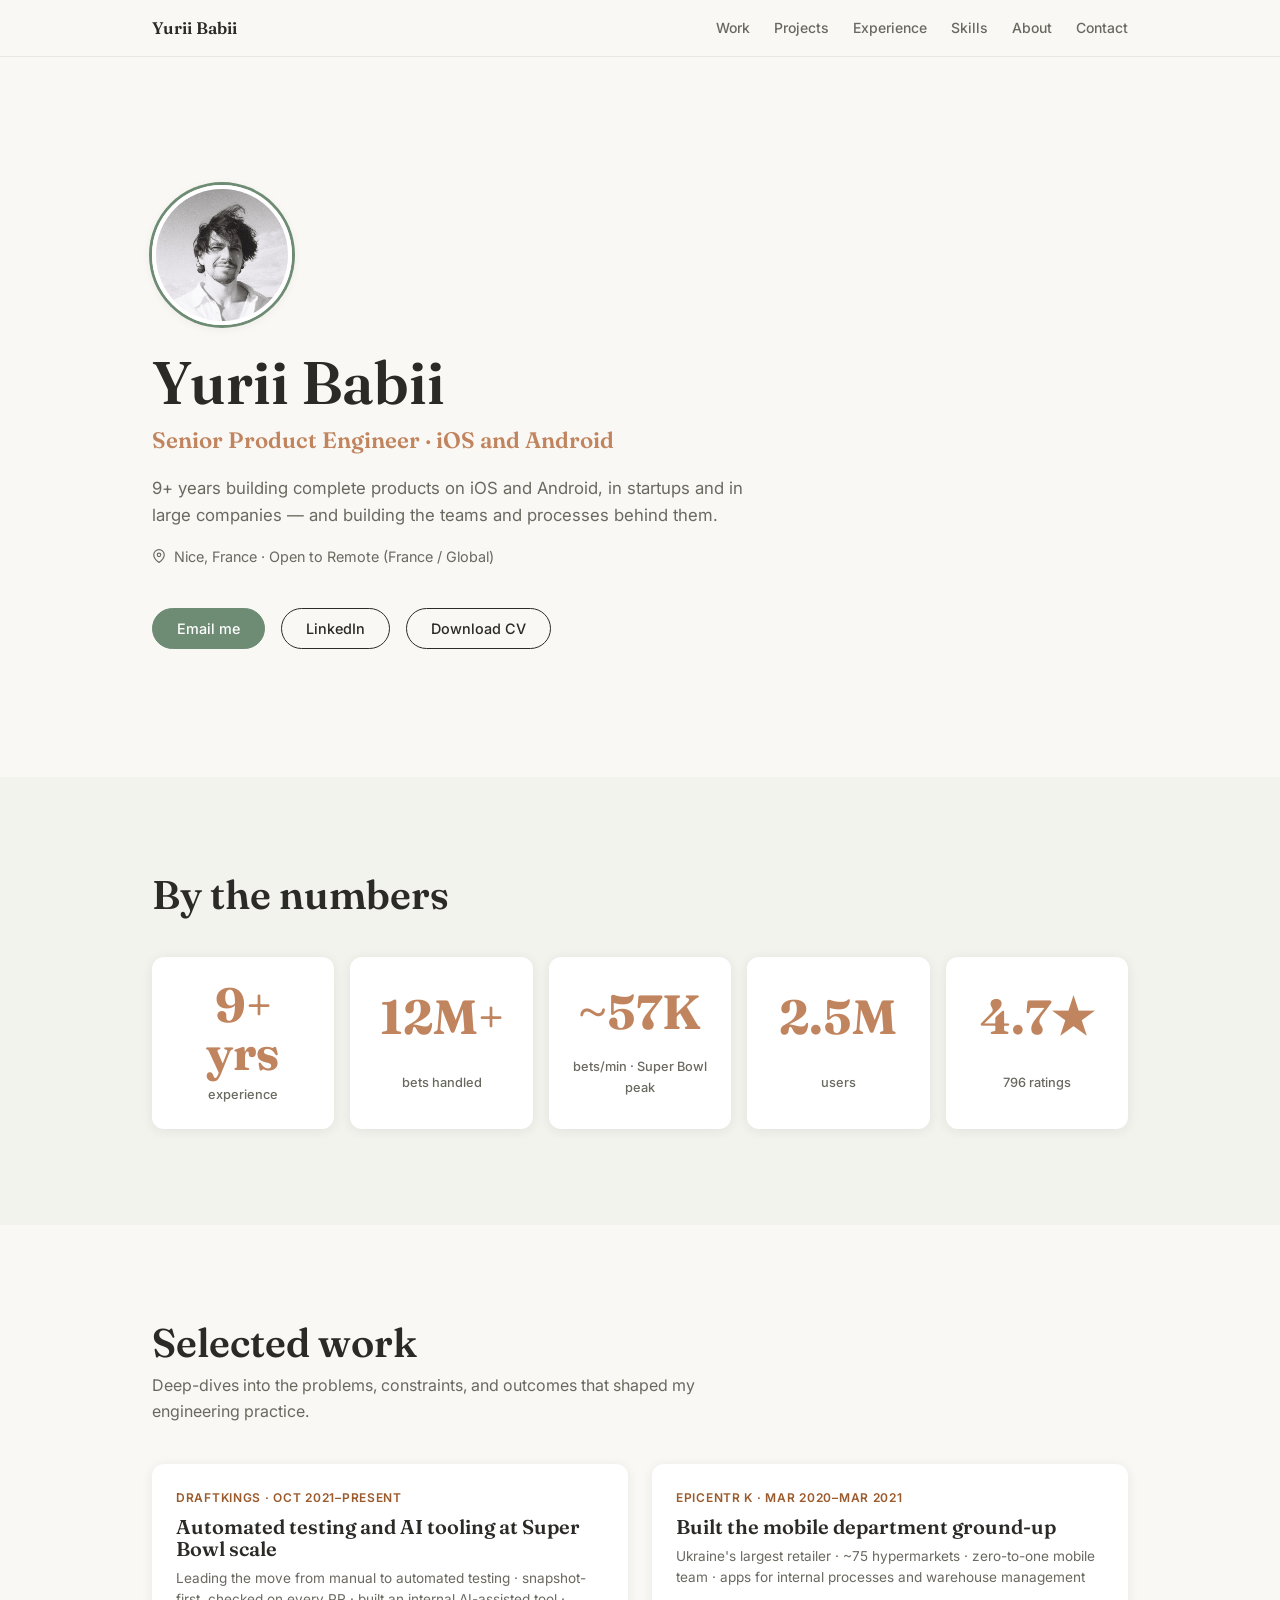
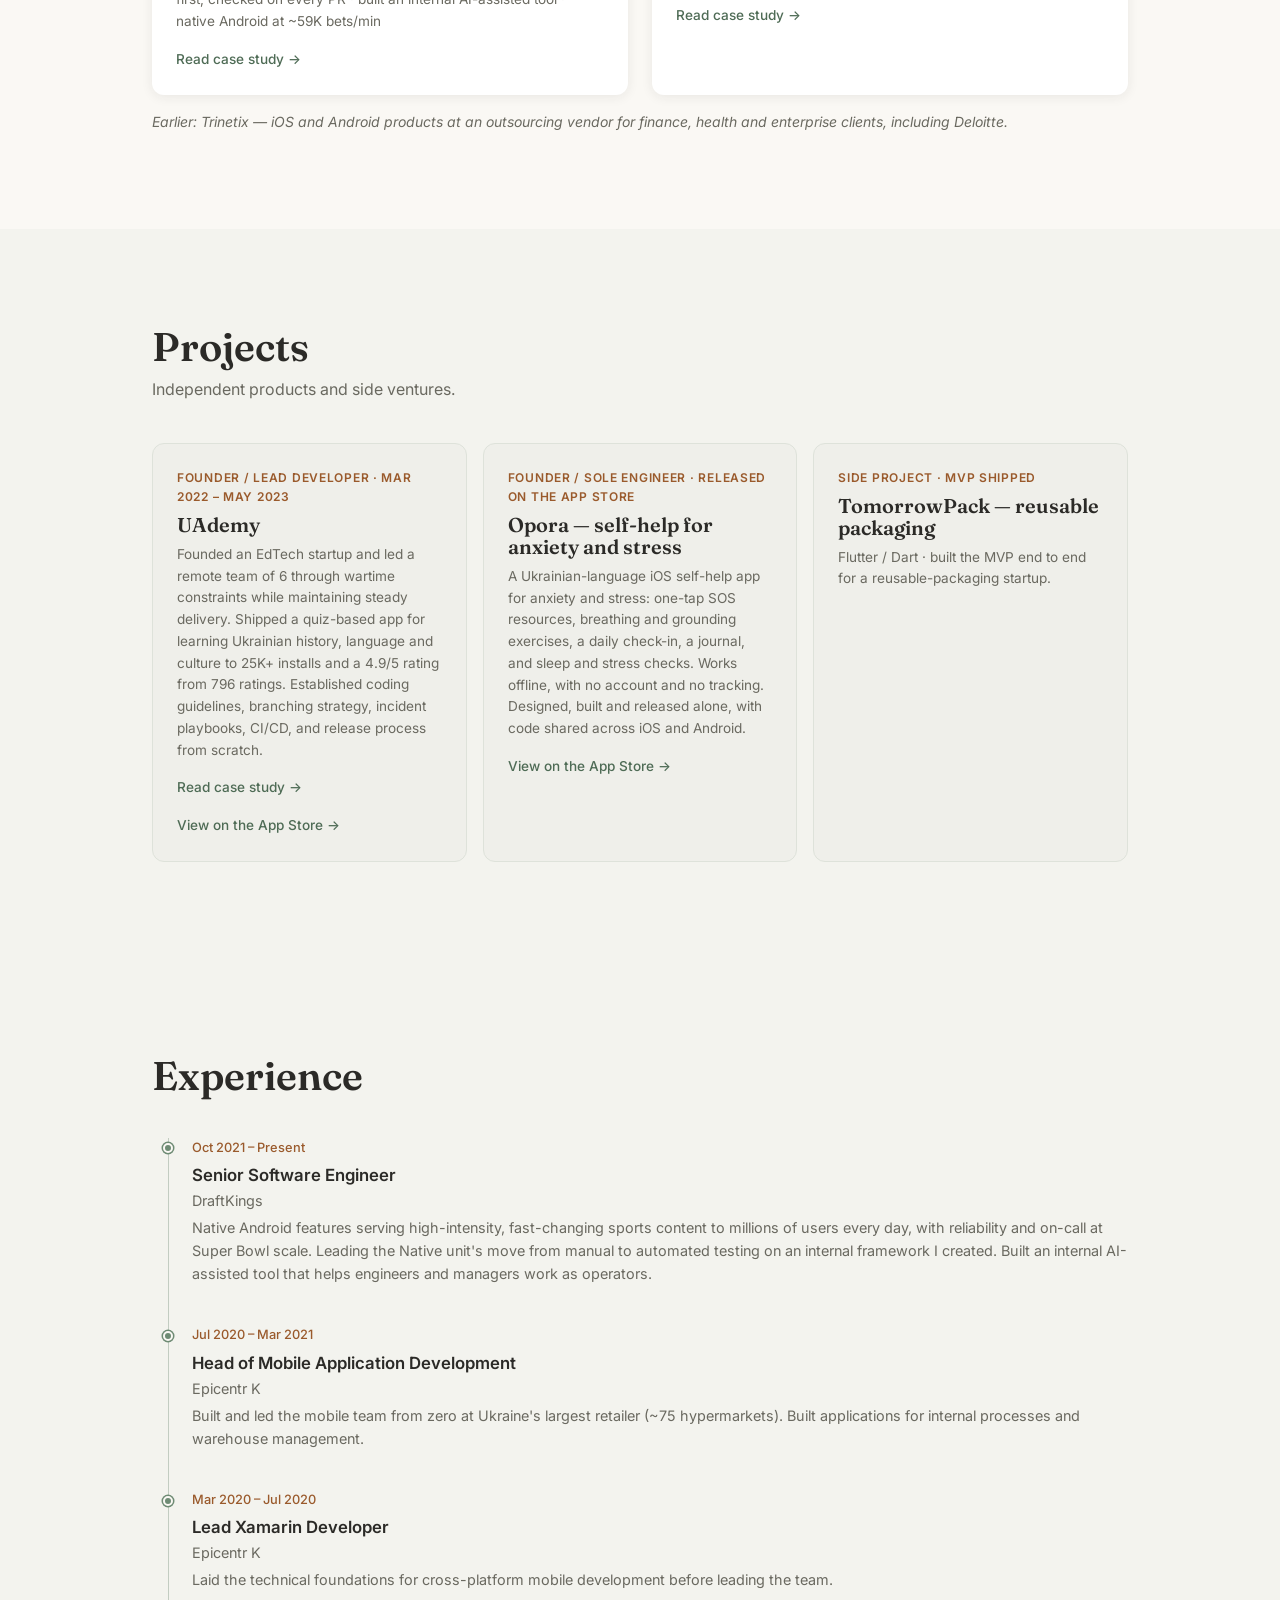
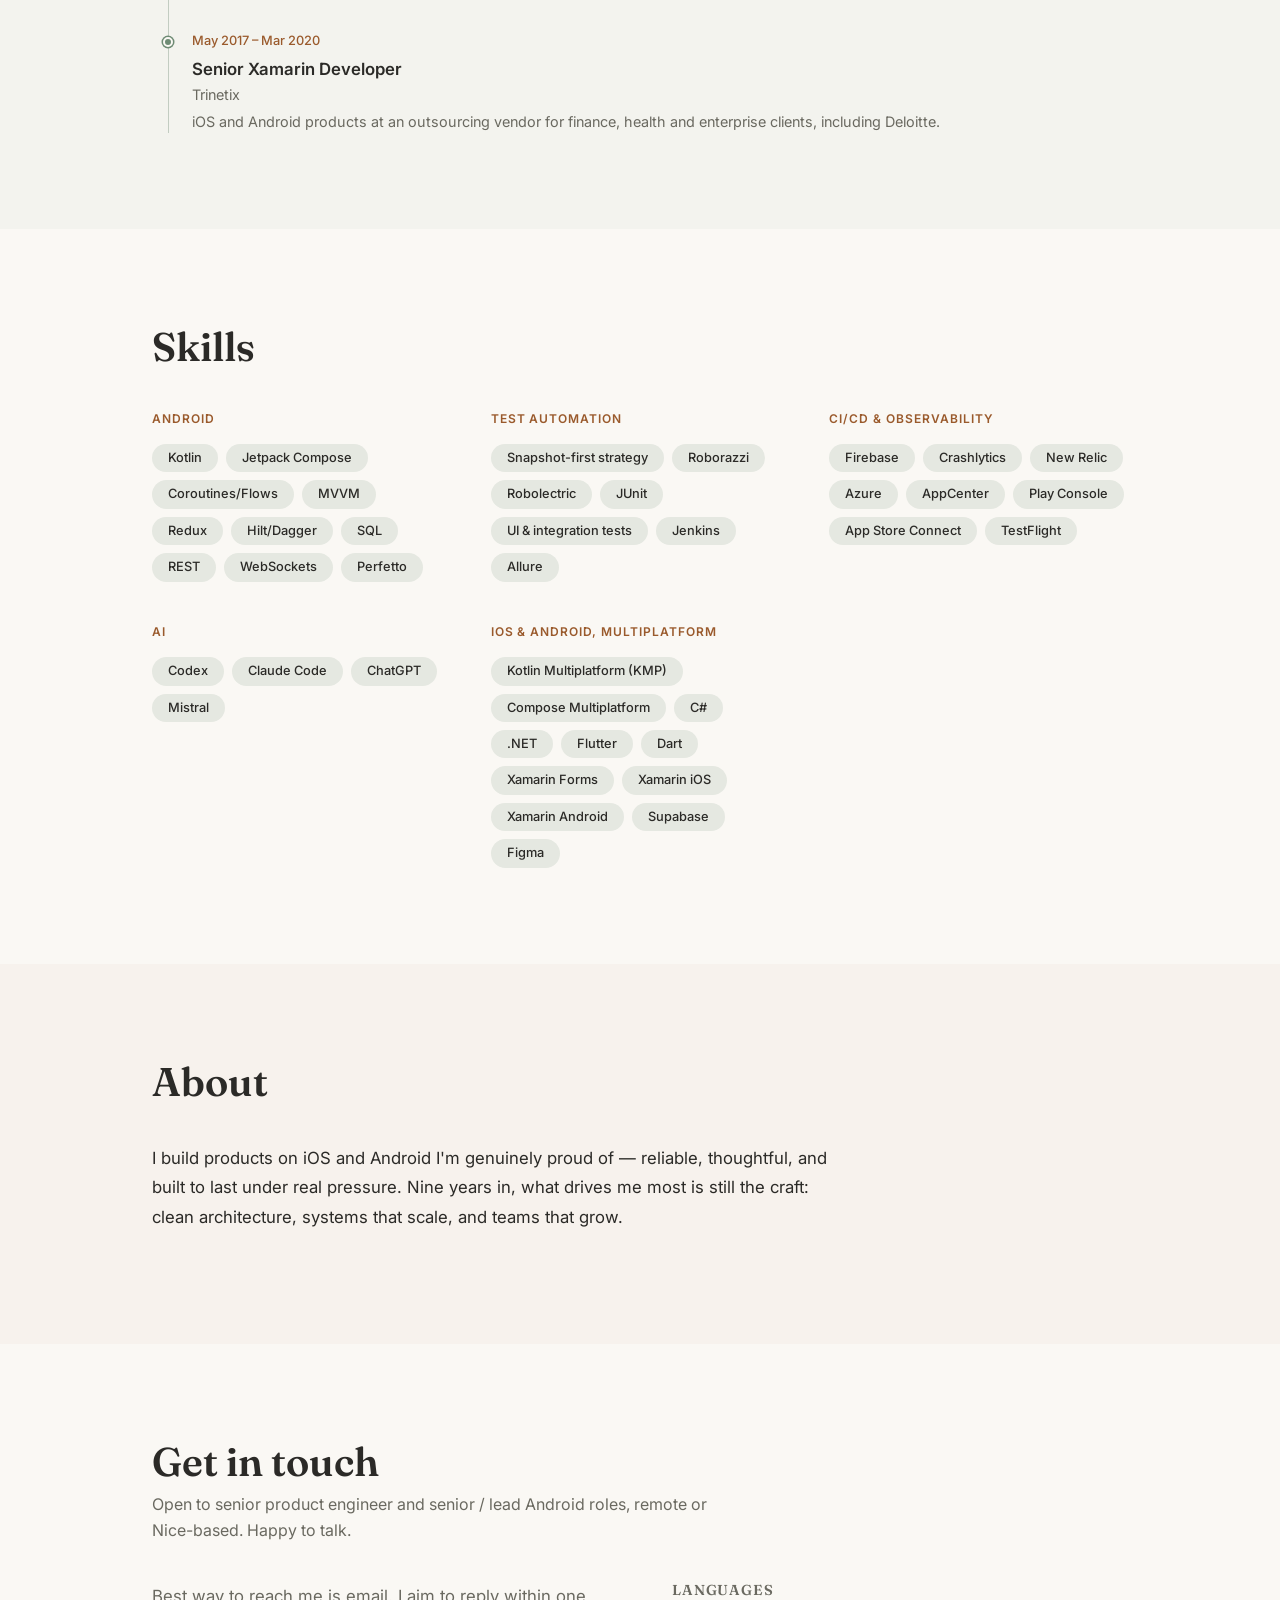
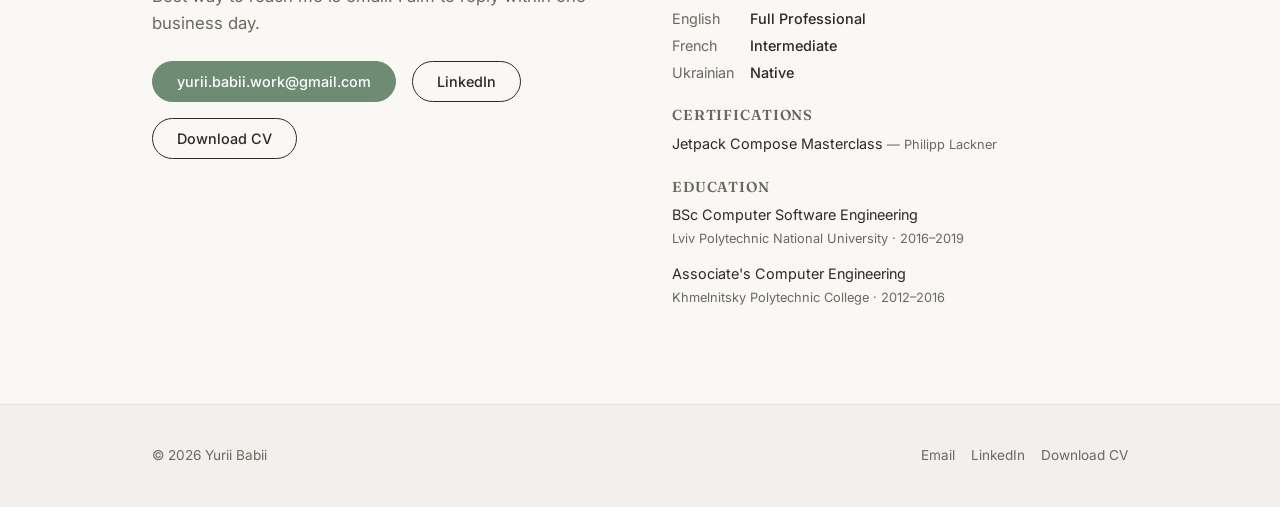
<file: index.html>
<!DOCTYPE html>
<html lang="en">
<head>
  <meta charset="UTF-8" />
  <meta name="viewport" content="width=device-width, initial-scale=1.0" />
  <title>Yurii Babii — Senior Product Engineer</title>
  <meta name="description" content="Senior Product Engineer with 9+ years building complete products on iOS and Android — from Super Bowl-scale betting to a founder-led app with 25K+ installs." />

  <!-- Open Graph -->
  <meta property="og:title" content="Yurii Babii — Senior Product Engineer" />
  <meta property="og:description" content="Senior Product Engineer with 9+ years building complete products on iOS and Android — from Super Bowl-scale betting to a founder-led app with 25K+ installs." />
  <meta property="og:type" content="website" />
  <meta property="og:url" content="https://yuriibabii.github.io/" />
  <meta property="og:image" content="https://yuriibabii.github.io/assets/og-image.png" />

  <!-- Favicon -->
  <link rel="icon" href="assets/favicon.svg" type="image/svg+xml" />

  <!-- Fonts -->
  <link rel="preconnect" href="https://fonts.googleapis.com" />
  <link rel="preconnect" href="https://fonts.gstatic.com" crossorigin />
  <link rel="stylesheet" href="https://fonts.googleapis.com/css2?family=Fraunces:opsz,wght@9..144,400;9..144,600&family=Inter:wght@400;500;600&display=swap" />

  <!-- Styles -->
  <link rel="stylesheet" href="css/style.css" />

  <style>
    /* ── Nav ────────────────────────────────────────────── */
    .site-nav {
      position: sticky;
      top: 0;
      z-index: 900;
      background: color-mix(in srgb, var(--bg) 92%, transparent);
      backdrop-filter: blur(8px);
      border-bottom: 1px solid color-mix(in srgb, var(--text) 8%, transparent);
    }

    .site-nav .container {
      display: flex;
      align-items: center;
      justify-content: space-between;
      height: 56px;
    }

    .site-nav__name {
      font-family: 'Fraunces', Georgia, serif;
      font-size: 1.05rem;
      font-weight: 600;
      color: var(--text);
      text-decoration: none;
    }

    .site-nav__links {
      display: flex;
      align-items: center;
      gap: var(--s4);
      list-style: none;
    }

    .site-nav__links a {
      font-size: 0.875rem;
      font-weight: 500;
      color: var(--muted);
      text-decoration: none;
      transition: color 0.2s;
    }

    .site-nav__links a:hover {
      color: var(--text);
    }

    .site-nav__toggle {
      display: none;
      background: none;
      border: none;
      cursor: pointer;
      padding: var(--s2);
      color: var(--text);
      font-size: 1.25rem;
      line-height: 1;
    }

    @media (max-width: 640px) {
      .site-nav__toggle { display: flex; align-items: center; }

      .site-nav__links {
        display: none;
        position: absolute;
        top: 56px;
        left: 0;
        right: 0;
        flex-direction: column;
        align-items: flex-start;
        gap: 0;
        background: var(--bg);
        border-bottom: 1px solid color-mix(in srgb, var(--text) 8%, transparent);
        padding: var(--s3) 0;
      }

      .site-nav__links.open {
        display: flex;
      }

      .site-nav__links li {
        width: 100%;
      }

      .site-nav__links a {
        display: block;
        padding: var(--s2) clamp(1rem, 4vw, 2rem);
        font-size: 1rem;
      }
    }

    /* ── Hero ───────────────────────────────────────────── */
    .hero {
      padding-block: clamp(4rem, 10vw, 8rem);
    }

    .hero__tagline {
      font-size: clamp(1.1rem, 2vw, 1.4rem);
      color: var(--clay);
      font-weight: 600;
      margin-top: var(--s2);
      font-family: 'Fraunces', Georgia, serif;
    }

    .hero__pitch {
      max-width: 600px;
      margin-top: var(--s3);
      font-size: 1.05rem;
      color: var(--muted);
    }

    .hero__location {
      margin-top: var(--s3);
      font-size: 0.9rem;
      color: var(--muted);
      display: flex;
      align-items: center;
      gap: var(--s2);
    }

    .hero__location svg {
      flex-shrink: 0;
    }

    .hero__cta {
      margin-top: var(--s5);
      display: flex;
      flex-wrap: wrap;
      gap: var(--s3);
    }

    .hero__photo {
      display: block;
      width: 140px;
      height: 140px;
      border-radius: 50%;
      object-fit: cover;
      border: 4px solid #fff;
      box-shadow: 0 0 0 3px var(--sage), var(--shadow);
      margin-bottom: var(--s4);
    }

    @media (max-width: 640px) {
      .hero__photo {
        width: 110px;
        height: 110px;
      }
    }

    /* ── Metrics ────────────────────────────────────────── */
    .metrics-grid {
      display: grid;
      grid-template-columns: repeat(auto-fit, minmax(160px, 1fr));
      gap: var(--s3);
    }

    .metric__label {
      font-size: 0.8rem;
      color: var(--muted);
      margin-top: var(--s2);
      font-weight: 500;
    }

    /* ── Work ───────────────────────────────────────────── */
    .work-grid {
      display: grid;
      grid-template-columns: repeat(auto-fit, minmax(280px, 1fr));
      gap: var(--s4);
    }

    .card__eyebrow {
      font-size: 0.75rem;
      font-weight: 600;
      text-transform: uppercase;
      letter-spacing: 0.06em;
      color: #9A5A2C;
      margin-bottom: var(--s2);
    }

    .card h3 {
      margin-bottom: var(--s2);
    }

    .card__meta {
      font-size: 0.85rem;
      color: var(--muted);
      margin-top: var(--s2);
    }

    .card__arrow {
      margin-top: var(--s3);
      font-size: 0.85rem;
      font-weight: 500;
      color: #4E6B55;
    }

    .card__arrow a {
      color: inherit;
      text-decoration: none;
    }

    .card--secondary {
      background: color-mix(in srgb, var(--sage) 8%, var(--bg));
      box-shadow: none;
      border: 1px solid color-mix(in srgb, var(--sage) 20%, var(--bg));
    }

    .card--secondary:hover {
      transform: none;
      box-shadow: none;
    }

    .work-secondary {
      margin-top: var(--s4);
      display: grid;
      grid-template-columns: repeat(auto-fit, minmax(260px, 1fr));
      gap: var(--s3);
    }

    .earlier-note {
      margin-top: var(--s3);
      font-size: 0.875rem;
      color: var(--muted);
      font-style: italic;
    }

    /* ── Timeline ───────────────────────────────────────── */
    .timeline__date {
      font-size: 0.8rem;
      font-weight: 500;
      color: #9A5A2C;
      margin-bottom: var(--s1);
    }

    .timeline__title {
      font-size: 1.05rem;
      font-weight: 600;
    }

    .timeline__org {
      font-size: 0.9rem;
      color: var(--muted);
      margin-bottom: var(--s1);
    }

    .timeline__impact {
      font-size: 0.9rem;
      color: var(--muted);
    }

    /* ── Skills ─────────────────────────────────────────── */
    .skills-grid {
      display: grid;
      grid-template-columns: repeat(auto-fit, minmax(220px, 1fr));
      gap: var(--s5);
    }

    .skill-group__label {
      font-size: 0.75rem;
      font-weight: 600;
      text-transform: uppercase;
      letter-spacing: 0.08em;
      color: #9A5A2C;
      margin-bottom: var(--s3);
    }

    .skill-group__chips {
      display: flex;
      flex-wrap: wrap;
      gap: var(--s2);
    }

    /* ── About ──────────────────────────────────────────── */
    .about-body {
      max-width: 680px;
    }

    .about-body p {
      font-size: 1.05rem;
      line-height: 1.75;
      margin-bottom: var(--s3);
    }

    .about-list {
      list-style: none;
      padding: 0;
      display: flex;
      flex-direction: column;
      gap: var(--s2);
    }

    .about-list li {
      display: flex;
      align-items: flex-start;
      gap: var(--s2);
      font-size: 0.95rem;
      color: var(--muted);
    }

    .about-list li::before {
      content: '→';
      color: var(--sage);
      flex-shrink: 0;
      margin-top: 0.05em;
    }

    /* ── Contact ────────────────────────────────────────── */
    .contact-layout {
      display: grid;
      grid-template-columns: 1fr 1fr;
      gap: var(--s6);
    }

    @media (max-width: 640px) {
      .contact-layout { grid-template-columns: 1fr; gap: var(--s5); }
    }

    .contact-cta {
      display: flex;
      flex-wrap: wrap;
      gap: var(--s3);
      margin-top: var(--s4);
    }

    .contact-detail-group {
      display: flex;
      flex-direction: column;
      gap: var(--s4);
    }

    .detail-block h4 {
      font-family: 'Fraunces', Georgia, serif;
      font-size: 0.9rem;
      font-weight: 600;
      color: var(--muted);
      text-transform: uppercase;
      letter-spacing: 0.06em;
      margin-bottom: var(--s2);
    }

    .detail-block dl {
      display: grid;
      grid-template-columns: auto 1fr;
      gap: var(--s1) var(--s3);
      font-size: 0.9rem;
    }

    .detail-block dt {
      color: var(--muted);
    }

    .detail-block dd {
      color: var(--text);
      font-weight: 500;
    }

    .detail-block ul {
      list-style: none;
      padding: 0;
      display: flex;
      flex-direction: column;
      gap: var(--s1);
      font-size: 0.9rem;
    }

    .detail-block li {
      color: var(--text);
    }

    .detail-block .cert-issuer {
      color: var(--muted);
      font-size: 0.8rem;
    }

    /* ── Section headings ───────────────────────────────── */
    .section-heading {
      margin-bottom: var(--s5);
    }

    .section-heading h2 {
      margin-bottom: var(--s2);
    }

    .section-heading p {
      color: var(--muted);
      font-size: 1rem;
      max-width: 560px;
    }

    /* ── Footer ─────────────────────────────────────────── */
    .site-footer {
      background: color-mix(in srgb, var(--text) 4%, var(--bg));
      border-top: 1px solid color-mix(in srgb, var(--text) 8%, transparent);
      padding-block: var(--s5);
    }

    .site-footer .container {
      display: flex;
      align-items: center;
      justify-content: space-between;
      flex-wrap: wrap;
      gap: var(--s3);
    }

    .site-footer__copy {
      font-size: 0.85rem;
      color: var(--muted);
    }

    .site-footer__links {
      display: flex;
      gap: var(--s3);
      flex-wrap: wrap;
    }

    .site-footer__links a {
      font-size: 0.85rem;
      color: var(--muted);
      text-decoration: none;
      transition: color 0.2s;
    }

    .site-footer__links a:hover {
      color: var(--text);
    }
  </style>
</head>
<body>

<!-- ══════════════════════════════════════════════════════
     NAV
═══════════════════════════════════════════════════════ -->
<header class="site-nav">
  <div class="container">
    <a href="#" class="site-nav__name">Yurii Babii</a>
    <button class="site-nav__toggle" data-nav-toggle aria-label="Toggle navigation" aria-expanded="false">&#9776;</button>
    <ul class="site-nav__links" data-nav>
      <li><a href="#work">Work</a></li>
      <li><a href="#projects">Projects</a></li>
      <li><a href="#experience">Experience</a></li>
      <li><a href="#skills">Skills</a></li>
      <li><a href="#about">About</a></li>
      <li><a href="#contact">Contact</a></li>
    </ul>
  </div>
</header>

<!-- ══════════════════════════════════════════════════════
     HERO
═══════════════════════════════════════════════════════ -->
<section class="hero section" id="hero">
  <div class="container reveal">
    <img class="hero__photo" src="assets/img/yurii.png" alt="Yurii Babii" width="140" height="140" loading="eager">
    <h1>Yurii Babii</h1>
    <p class="hero__tagline">Senior Product Engineer · iOS and Android</p>
    <p class="hero__pitch">9+ years building complete products on iOS and Android, in startups and in large companies — and building the teams and processes behind them.</p>
    <p class="hero__location">
      <svg width="14" height="14" viewBox="0 0 24 24" fill="none" stroke="currentColor" stroke-width="2" stroke-linecap="round" stroke-linejoin="round" aria-hidden="true"><path d="M21 10c0 7-9 13-9 13s-9-6-9-13a9 9 0 0118 0z"/><circle cx="12" cy="10" r="3"/></svg>
      Nice, France · Open to Remote (France / Global)
    </p>
    <div class="hero__cta">
      <a href="mailto:yurii.babii.work@gmail.com" class="btn btn-primary">Email me</a>
      <a href="https://linkedin.com/in/yuriibabii" class="btn" target="_blank" rel="noopener">LinkedIn</a>
      <a href="assets/cv/1-Yurii-Babii-CV.pdf?v=20261124" class="btn" download="Yurii-Babii-CV.pdf">Download CV</a>
    </div>
  </div>
</section>

<!-- ══════════════════════════════════════════════════════
     IMPACT METRICS
═══════════════════════════════════════════════════════ -->
<section class="section" id="impact" style="background: color-mix(in srgb, var(--sage) 5%, var(--bg));">
  <div class="container">
    <div class="section-heading reveal">
      <h2>By the numbers</h2>
    </div>
    <div class="metrics-grid reveal">

      <div class="metric">
        <div class="metric__num" data-count="9" data-suffix="+ yrs">0</div>
        <div class="metric__label">experience</div>
      </div>

      <div class="metric">
        <div class="metric__num">12M+</div>
        <div class="metric__label">bets handled</div>
      </div>

      <div class="metric">
        <div class="metric__num" data-count="59" data-prefix="~" data-suffix="K">0</div>
        <div class="metric__label">bets/min · Super Bowl peak</div>
      </div>

      <div class="metric">
        <div class="metric__num">2.5M</div>
        <div class="metric__label">users</div>
      </div>

      <div class="metric">
        <div class="metric__num" data-count="4.9" data-float="true" data-suffix="★">0</div>
        <div class="metric__label">796 ratings</div>
      </div>

    </div>
  </div>
</section>

<!-- ══════════════════════════════════════════════════════
     SELECTED WORK
═══════════════════════════════════════════════════════ -->
<section class="section" id="work">
  <div class="container">
    <div class="section-heading reveal">
      <h2>Selected work</h2>
      <p>Deep-dives into the problems, constraints, and outcomes that shaped my engineering practice.</p>
    </div>

    <div class="work-grid">

      <a href="case-studies/draftkings.html" class="card reveal">
        <div class="card__eyebrow">DraftKings · Oct 2021–Present</div>
        <h3>Automated testing and AI tooling at Super Bowl scale</h3>
        <p class="card__meta">Leading the move from manual to automated testing · snapshot-first, checked on every PR · built an internal AI-assisted tool · native Android at ~59K bets/min</p>
        <p class="card__arrow">Read case study →</p>
      </a>

      <a href="case-studies/epicentr.html" class="card reveal">
        <div class="card__eyebrow">Epicentr K · Mar 2020–Mar 2021</div>
        <h3>Built the mobile department ground-up</h3>
        <p class="card__meta">Ukraine's largest retailer · ~75 hypermarkets · zero-to-one mobile team · apps for internal processes and warehouse management</p>
        <p class="card__arrow">Read case study →</p>
      </a>

    </div>

    <p class="earlier-note reveal">Earlier: Trinetix — iOS and Android products at an outsourcing vendor for finance, health and enterprise clients, including Deloitte.</p>

  </div>
</section>

<!-- ══════════════════════════════════════════════════════
     PROJECTS
═══════════════════════════════════════════════════════ -->
<section class="section" id="projects" style="background: color-mix(in srgb, var(--sage) 5%, var(--bg));">
  <div class="container">
    <div class="section-heading reveal">
      <h2>Projects</h2>
      <p>Independent products and side ventures.</p>
    </div>

    <div class="work-secondary">

      <div class="card card--secondary reveal">
        <div class="card__eyebrow">Founder / Lead Developer · Mar 2022 – May 2023</div>
        <h3>UAdemy</h3>
        <p class="card__meta">Founded an EdTech startup and led a remote team of 6 through wartime constraints while maintaining steady delivery. Shipped a quiz-based app for learning Ukrainian history, language and culture to 25K+ installs and a 4.9/5 rating from 796 ratings. Established coding guidelines, branching strategy, incident playbooks, CI/CD, and release process from scratch.</p>
        <p class="card__arrow"><a href="case-studies/uademy.html">Read case study →</a></p>
        <p class="card__arrow"><a href="https://apps.apple.com/ua/app/%D1%81%D0%BB%D0%BE%D0%B2%D0%B0-%D1%83%D0%BA%D1%80%D0%B0%D1%97%D0%BD%D1%81%D1%8C%D0%BA%D0%BE%D1%8E-word-ukraine/id6443761076?uo=4" target="_blank" rel="noopener">View on the App Store →</a></p>
      </div>

      <div class="card card--secondary reveal">
        <div class="card__eyebrow">Founder / Sole engineer · Released on the App Store</div>
        <h3>Opora — self-help for anxiety and stress</h3>
        <p class="card__meta">A Ukrainian-language iOS self-help app for anxiety and stress: one-tap SOS resources, breathing and grounding exercises, a daily check-in, a journal, and sleep and stress checks. Works offline, with no account and no tracking. Designed, built and released alone, with code shared across iOS and Android.</p>
        <p class="card__arrow"><a href="https://apps.apple.com/fr/app/%D0%BE%D0%BF%D0%BE%D1%80%D0%B0-%D1%81%D0%B0%D0%BC%D0%BE%D0%B4%D0%BE%D0%BF%D0%BE%D0%BC%D0%BE%D0%B3%D0%B0/id6814156925?l=en-GB" target="_blank" rel="noopener">View on the App Store →</a></p>
      </div>

      <div class="card card--secondary reveal">
        <div class="card__eyebrow">Side project · MVP shipped</div>
        <h3>TomorrowPack — reusable packaging</h3>
        <p class="card__meta">Flutter / Dart · built the MVP end to end for a reusable-packaging startup.</p>
      </div>

    </div>
  </div>
</section>

<!-- ══════════════════════════════════════════════════════
     EXPERIENCE TIMELINE
═══════════════════════════════════════════════════════ -->
<section class="section" id="experience" style="background: color-mix(in srgb, var(--sage) 5%, var(--bg));">
  <div class="container">
    <div class="section-heading reveal">
      <h2>Experience</h2>
    </div>

    <div class="timeline">

      <div class="timeline__item reveal">
        <div class="timeline__date">Oct 2021 – Present</div>
        <div class="timeline__title">Senior Software Engineer</div>
        <div class="timeline__org">DraftKings</div>
        <div class="timeline__impact">Native Android features serving high-intensity, fast-changing sports content to millions of users every day, with reliability and on-call at Super Bowl scale. Leading the Native unit's move from manual to automated testing on an internal framework I created. Built an internal AI-assisted tool that helps engineers and managers work as operators.</div>
      </div>

      <div class="timeline__item reveal">
        <div class="timeline__date">Jul 2020 – Mar 2021</div>
        <div class="timeline__title">Head of Mobile Application Development</div>
        <div class="timeline__org">Epicentr K</div>
        <div class="timeline__impact">Built and led the mobile team from zero at Ukraine's largest retailer (~75 hypermarkets). Built applications for internal processes and warehouse management.</div>
      </div>

      <div class="timeline__item reveal">
        <div class="timeline__date">Mar 2020 – Jul 2020</div>
        <div class="timeline__title">Lead Xamarin Developer</div>
        <div class="timeline__org">Epicentr K</div>
        <div class="timeline__impact">Laid the technical foundations for cross-platform mobile development before leading the team.</div>
      </div>

      <div class="timeline__item reveal">
        <div class="timeline__date">May 2017 – Mar 2020</div>
        <div class="timeline__title">Senior Xamarin Developer</div>
        <div class="timeline__org">Trinetix</div>
        <div class="timeline__impact">iOS and Android products at an outsourcing vendor for finance, health and enterprise clients, including Deloitte.</div>
      </div>

    </div>
  </div>
</section>

<!-- ══════════════════════════════════════════════════════
     SKILLS
═══════════════════════════════════════════════════════ -->
<section class="section" id="skills">
  <div class="container">
    <div class="section-heading reveal">
      <h2>Skills</h2>
    </div>

    <div class="skills-grid">

      <div class="reveal">
        <div class="skill-group__label">Android</div>
        <div class="skill-group__chips">
          <span class="chip">Kotlin</span>
          <span class="chip">Jetpack Compose</span>
          <span class="chip">Coroutines/Flows</span>
          <span class="chip">MVVM</span>
          <span class="chip">Redux</span>
          <span class="chip">Hilt/Dagger</span>
          <span class="chip">SQL</span>
          <span class="chip">REST</span>
          <span class="chip">WebSockets</span>
          <span class="chip">Perfetto</span>
        </div>
      </div>

      <div class="reveal">
        <div class="skill-group__label">Test automation</div>
        <div class="skill-group__chips">
          <span class="chip">Snapshot-first strategy</span>
          <span class="chip">Roborazzi</span>
          <span class="chip">Robolectric</span>
          <span class="chip">JUnit</span>
          <span class="chip">UI &amp; integration tests</span>
          <span class="chip">Jenkins</span>
          <span class="chip">Allure</span>
        </div>
      </div>

      <div class="reveal">
        <div class="skill-group__label">CI/CD &amp; Observability</div>
        <div class="skill-group__chips">
          <span class="chip">Firebase</span>
          <span class="chip">Crashlytics</span>
          <span class="chip">New Relic</span>
          <span class="chip">Azure</span>
          <span class="chip">AppCenter</span>
          <span class="chip">Play Console</span>
          <span class="chip">App Store Connect</span>
          <span class="chip">TestFlight</span>
        </div>
      </div>

      <div class="reveal">
        <div class="skill-group__label">AI</div>
        <div class="skill-group__chips">
          <span class="chip">Codex</span>
          <span class="chip">Claude Code</span>
          <span class="chip">ChatGPT</span>
          <span class="chip">Mistral</span>
        </div>
      </div>

      <div class="reveal">
        <div class="skill-group__label">iOS &amp; Android, multiplatform</div>
        <div class="skill-group__chips">
          <span class="chip">Kotlin Multiplatform (KMP)</span>
          <span class="chip">Compose Multiplatform</span>
          <span class="chip">C#</span>
          <span class="chip">.NET</span>
          <span class="chip">Flutter</span>
          <span class="chip">Dart</span>
          <span class="chip">Xamarin Forms</span>
          <span class="chip">Xamarin iOS</span>
          <span class="chip">Xamarin Android</span>
          <span class="chip">Supabase</span>
          <span class="chip">Figma</span>
        </div>
      </div>

    </div>
  </div>
</section>

<!-- ══════════════════════════════════════════════════════
     ABOUT
═══════════════════════════════════════════════════════ -->
<section class="section" id="about" style="background: color-mix(in srgb, var(--clay) 5%, var(--bg));">
  <div class="container">
    <div class="section-heading reveal">
      <h2>About</h2>
    </div>

    <div class="about-body reveal">
      <p>
        I build products on iOS and Android I'm genuinely proud of — reliable, thoughtful, and built to last under real pressure. Nine years in, what drives me most is still the craft: clean architecture, systems that scale, and teams that grow.
      </p>
    </div>
  </div>
</section>

<!-- ══════════════════════════════════════════════════════
     CONTACT
═══════════════════════════════════════════════════════ -->
<section class="section" id="contact">
  <div class="container">
    <div class="section-heading reveal">
      <h2>Get in touch</h2>
      <p>Open to senior product engineer and senior / lead Android roles, remote or Nice-based. Happy to talk.</p>
    </div>

    <div class="contact-layout">

      <div class="reveal">
        <p style="font-size:1.05rem; color:var(--muted); margin-bottom:var(--s3);">
          Best way to reach me is email. I aim to reply within one business day.
        </p>
        <div class="contact-cta">
          <a href="mailto:yurii.babii.work@gmail.com" class="btn btn-primary">yurii.babii.work@gmail.com</a>
          <a href="https://linkedin.com/in/yuriibabii" class="btn" target="_blank" rel="noopener">LinkedIn</a>
          <a href="assets/cv/1-Yurii-Babii-CV.pdf?v=20261124" class="btn" download="Yurii-Babii-CV.pdf">Download CV</a>
        </div>
      </div>

      <div class="contact-detail-group reveal">

        <div class="detail-block">
          <h4>Languages</h4>
          <dl>
            <dt>English</dt><dd>Full Professional</dd>
            <dt>French</dt><dd>Intermediate</dd>
            <dt>Ukrainian</dt><dd>Native</dd>
          </dl>
        </div>

        <div class="detail-block">
          <h4>Certifications</h4>
          <ul>
            <li>
              Jetpack Compose Masterclass
              <span class="cert-issuer"> — Philipp Lackner</span>
            </li>
          </ul>
        </div>

        <div class="detail-block">
          <h4>Education</h4>
          <ul>
            <li>
              BSc Computer Software Engineering<br>
              <span class="cert-issuer">Lviv Polytechnic National University · 2016–2019</span>
            </li>
            <li style="margin-top:var(--s2);">
              Associate's Computer Engineering<br>
              <span class="cert-issuer">Khmelnitsky Polytechnic College · 2012–2016</span>
            </li>
          </ul>
        </div>

      </div>
    </div>
  </div>
</section>

<!-- ══════════════════════════════════════════════════════
     FOOTER
═══════════════════════════════════════════════════════ -->
<footer class="site-footer">
  <div class="container">
    <span class="site-footer__copy">&copy; 2026 Yurii Babii</span>
    <nav class="site-footer__links">
      <a href="mailto:yurii.babii.work@gmail.com">Email</a>
      <a href="https://linkedin.com/in/yuriibabii" target="_blank" rel="noopener">LinkedIn</a>
      <a href="assets/cv/1-Yurii-Babii-CV.pdf?v=20261124" download="Yurii-Babii-CV.pdf">Download CV</a>
    </nav>
  </div>
</footer>

<script src="js/main.js"></script>

</body>
</html>
</file>
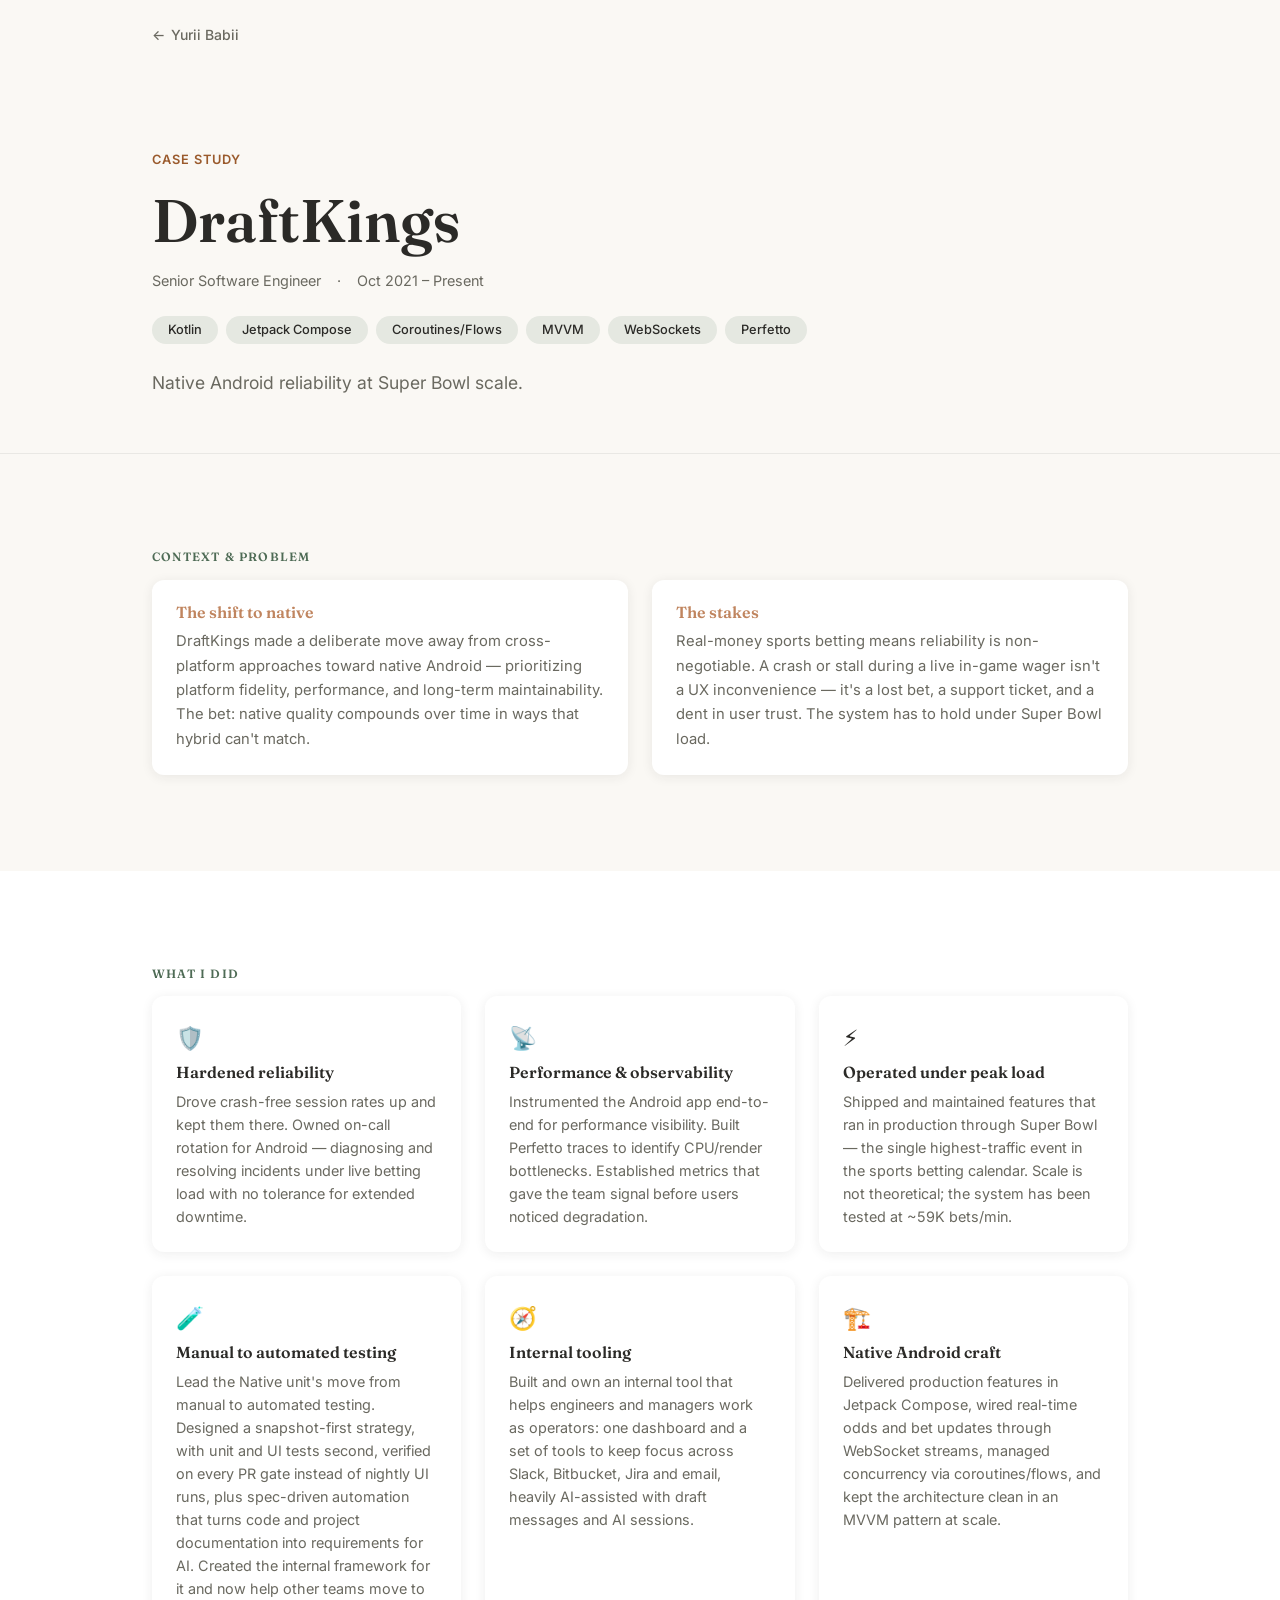
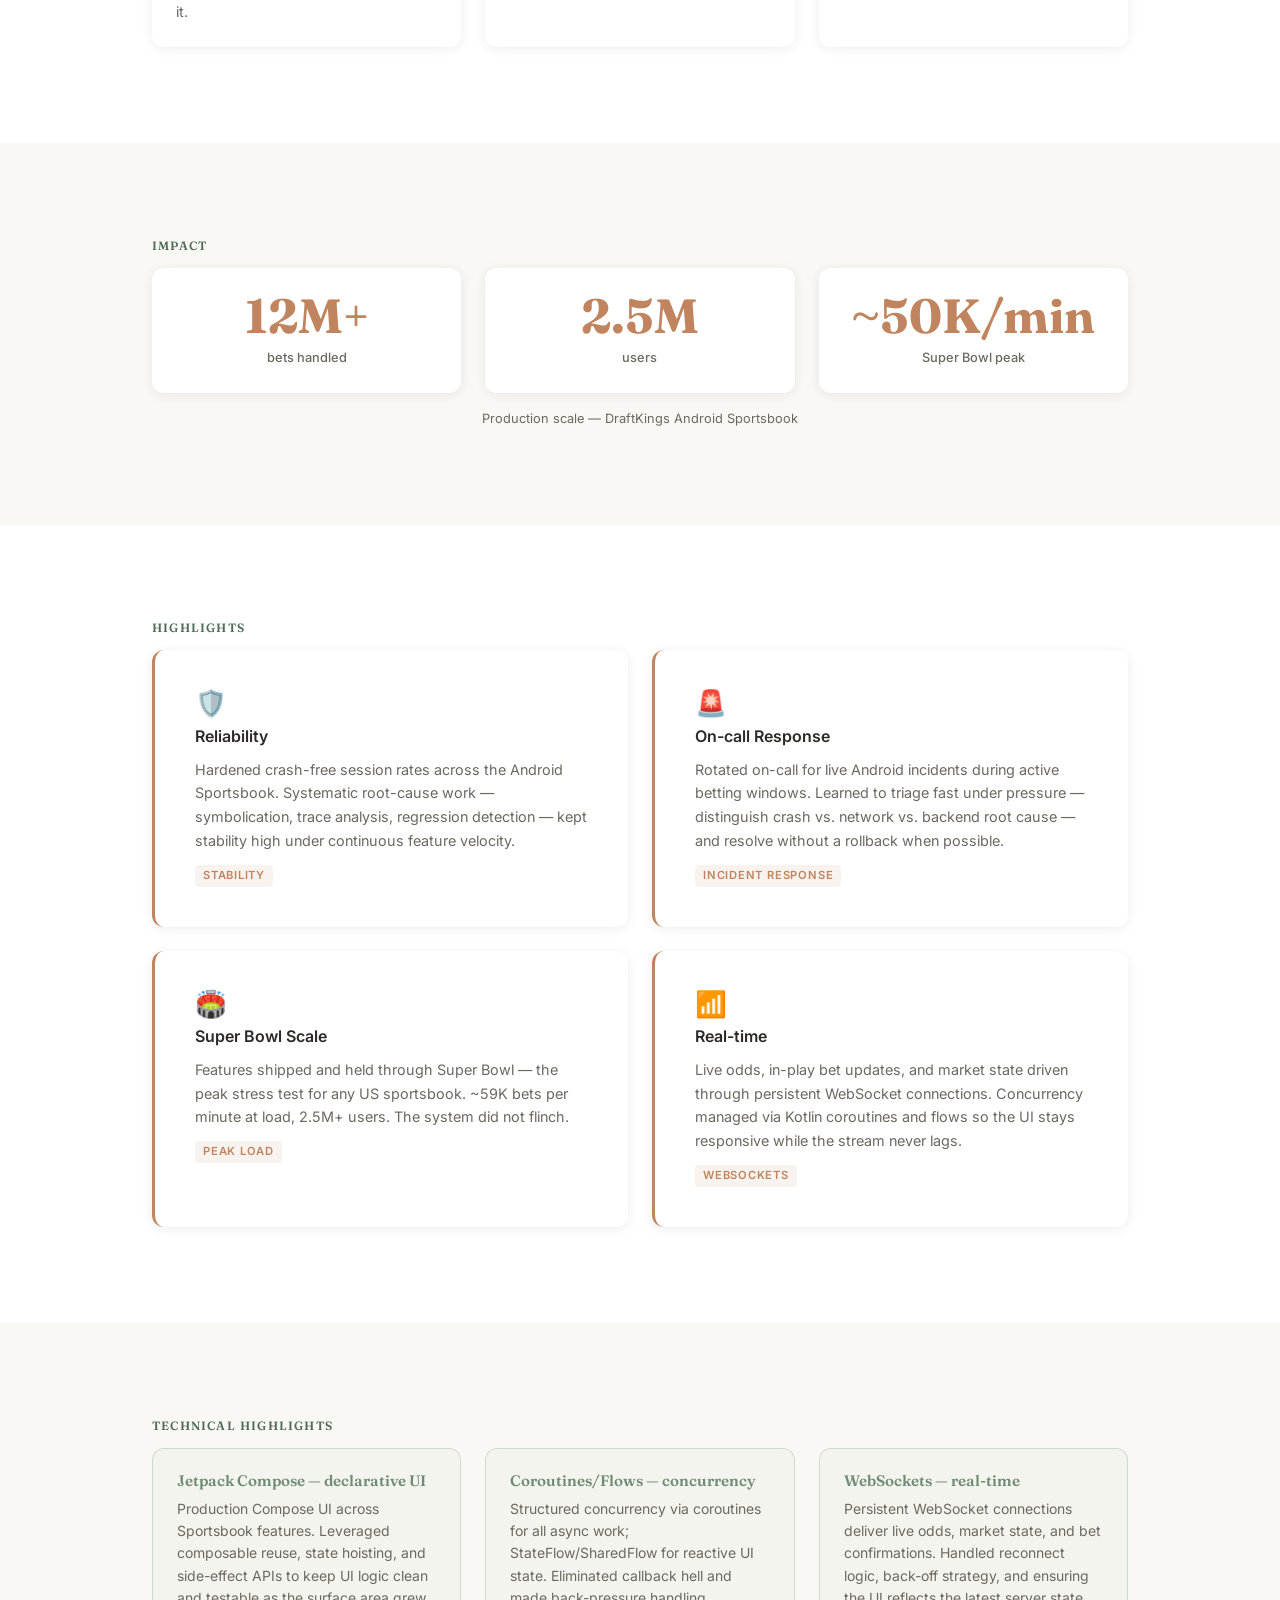
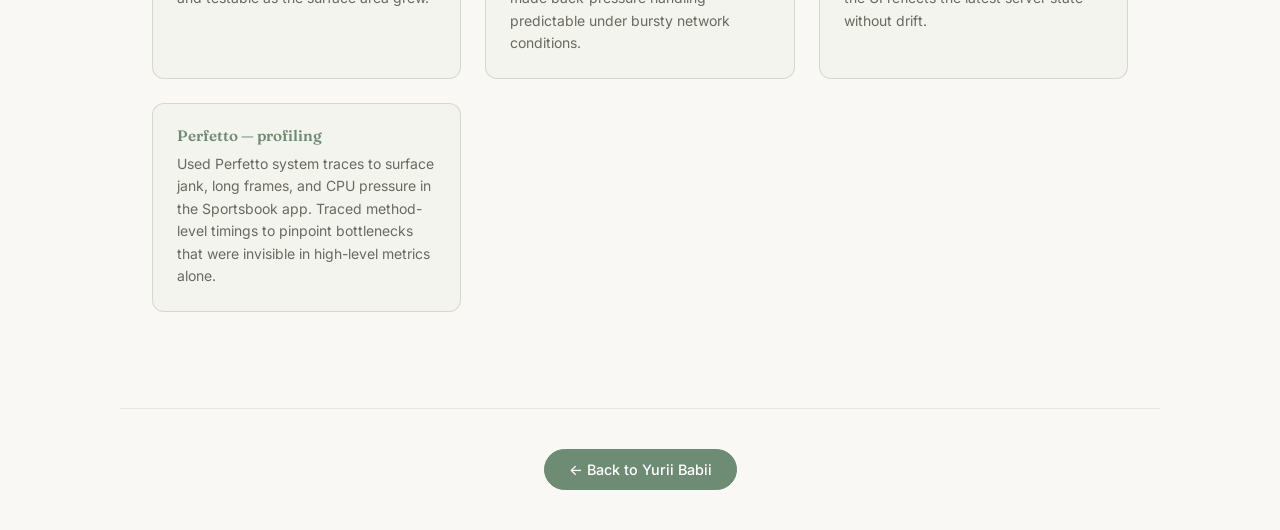
<file: case-studies/draftkings.html>
<!DOCTYPE html>
<html lang="en">
<head>
  <meta charset="UTF-8" />
  <meta name="viewport" content="width=device-width, initial-scale=1.0" />
  <title>DraftKings — Case Study — Yurii Babii</title>
  <meta name="description" content="Senior Software Engineer at DraftKings — native Android reliability at Super Bowl scale: 12M+ bets handled, 2.5M users, ~59K bets/min peak." />

  <!-- Open Graph -->
  <meta property="og:title" content="DraftKings — Case Study — Yurii Babii" />
  <meta property="og:description" content="Native Android reliability at Super Bowl scale — Kotlin, Jetpack Compose, WebSockets, Perfetto profiling." />
  <meta property="og:type" content="article" />
  <meta property="og:url" content="https://yuriibabii.github.io/case-studies/draftkings.html" />
  <meta property="og:image" content="https://yuriibabii.github.io/assets/og-image.png" />

  <!-- Favicon -->
  <link rel="icon" href="../assets/favicon.svg" type="image/svg+xml" />

  <!-- Fonts -->
  <link rel="preconnect" href="https://fonts.googleapis.com" />
  <link rel="preconnect" href="https://fonts.gstatic.com" crossorigin />
  <link rel="stylesheet" href="https://fonts.googleapis.com/css2?family=Fraunces:opsz,wght@9..144,400;9..144,600&family=Inter:wght@400;500;600&display=swap" />

  <!-- Shared styles -->
  <link rel="stylesheet" href="../css/style.css" />

  <style>
    /* ── Back link ─────────────────────────────────────── */
    .back-link {
      display: inline-flex;
      align-items: center;
      gap: 0.4rem;
      color: var(--muted);
      text-decoration: none;
      font-size: 0.875rem;
      font-weight: 500;
      padding-block: var(--s4);
      transition: color 0.2s;
    }
    .back-link:hover { color: var(--text); }
    .back-link::before { content: '←'; }

    /* ── Hero ──────────────────────────────────────────── */
    .cs-hero {
      padding-block: clamp(2.5rem, 7vw, 5rem) clamp(2rem, 5vw, 3.5rem);
      border-bottom: 1px solid color-mix(in srgb, var(--text) 8%, transparent);
    }

    .cs-hero__eyebrow {
      font-size: 0.8rem;
      font-weight: 600;
      letter-spacing: 0.08em;
      text-transform: uppercase;
      color: #9A5A2C;
      margin-bottom: var(--s3);
    }

    .cs-hero h1 {
      margin-bottom: var(--s3);
    }

    .cs-hero__meta {
      display: flex;
      flex-wrap: wrap;
      gap: var(--s3);
      align-items: center;
      margin-bottom: var(--s4);
      font-size: 0.9rem;
      color: var(--muted);
    }

    .cs-hero__meta span {
      display: inline-flex;
      align-items: center;
      gap: 0.3rem;
    }

    .cs-hero__chips {
      display: flex;
      flex-wrap: wrap;
      gap: var(--s2);
      margin-bottom: var(--s4);
    }

    .cs-hero__sub {
      font-size: 1.1rem;
      line-height: 1.65;
      color: var(--muted);
      max-width: 640px;
    }

    /* ── Section headings ──────────────────────────────── */
    .cs-section-label {
      font-size: 0.75rem;
      font-weight: 600;
      letter-spacing: 0.1em;
      text-transform: uppercase;
      color: #4E6B55;
      margin-bottom: var(--s3);
    }

    /* ── Context ───────────────────────────────────────── */
    .cs-context-grid {
      display: grid;
      grid-template-columns: 1fr 1fr;
      gap: var(--s4);
    }

    @media (max-width: 680px) {
      .cs-context-grid { grid-template-columns: 1fr; }
    }

    .cs-context-card {
      padding: var(--s4);
      border-radius: var(--r);
      background: #fff;
      box-shadow: var(--shadow);
    }

    .cs-context-card h3 {
      font-size: 1rem;
      margin-bottom: var(--s2);
      color: var(--clay);
    }

    .cs-context-card p {
      font-size: 0.925rem;
      color: var(--muted);
      line-height: 1.65;
    }

    /* ── What I did ────────────────────────────────────── */
    .cs-actions {
      display: grid;
      grid-template-columns: repeat(auto-fill, minmax(280px, 1fr));
      gap: var(--s4);
    }

    .cs-action-card {
      padding: var(--s4);
      border-radius: var(--r);
      background: #fff;
      box-shadow: var(--shadow);
    }

    .cs-action-card__icon {
      font-size: 1.4rem;
      margin-bottom: var(--s2);
    }

    .cs-action-card h3 {
      font-size: 1rem;
      margin-bottom: var(--s2);
    }

    .cs-action-card p {
      font-size: 0.9rem;
      color: var(--muted);
      line-height: 1.6;
    }

    /* ── Metrics grid ──────────────────────────────────── */
    .metrics-grid {
      display: grid;
      grid-template-columns: repeat(3, 1fr);
      gap: var(--s4);
    }

    @media (max-width: 800px) {
      .metrics-grid { grid-template-columns: repeat(2, 1fr); }
    }

    @media (max-width: 400px) {
      .metrics-grid { grid-template-columns: 1fr; }
    }

    .metric__label {
      font-size: 0.8rem;
      color: var(--muted);
      margin-top: var(--s2);
      font-weight: 500;
    }

    .metrics-caption {
      margin-top: var(--s3);
      font-size: 0.8rem;
      color: var(--muted);
      text-align: center;
    }

    /* ── Highlights callout grid ───────────────────────── */
    .highlights-grid {
      display: grid;
      grid-template-columns: repeat(2, 1fr);
      gap: var(--s4);
    }

    @media (max-width: 680px) {
      .highlights-grid { grid-template-columns: 1fr; }
    }

    .highlight-card {
      padding: var(--s5);
      border-radius: var(--r);
      background: #fff;
      box-shadow: var(--shadow);
      border-left: 3px solid var(--clay);
      display: flex;
      flex-direction: column;
      gap: var(--s2);
    }

    .highlight-card__icon {
      font-size: 1.6rem;
      line-height: 1;
    }

    .highlight-card__title {
      font-size: 1rem;
      font-weight: 600;
      color: var(--text);
    }

    .highlight-card__body {
      font-size: 0.9rem;
      color: var(--muted);
      line-height: 1.65;
    }

    .highlight-card__tag {
      display: inline-block;
      font-size: 0.7rem;
      font-weight: 600;
      letter-spacing: 0.07em;
      text-transform: uppercase;
      color: var(--clay);
      background: color-mix(in srgb, var(--clay) 10%, transparent);
      border-radius: 4px;
      padding: 2px 8px;
      margin-top: var(--s1);
      align-self: flex-start;
    }

    /* ── Tech stack callouts ───────────────────────────── */
    .tech-grid {
      display: grid;
      grid-template-columns: repeat(auto-fill, minmax(240px, 1fr));
      gap: var(--s4);
    }

    .tech-card {
      padding: var(--s4);
      border-radius: var(--r);
      border: 1px solid color-mix(in srgb, var(--sage) 25%, transparent);
      background: color-mix(in srgb, var(--sage) 4%, var(--bg));
    }

    .tech-card h3 {
      font-size: 0.95rem;
      color: var(--sage);
      margin-bottom: var(--s2);
    }

    .tech-card p {
      font-size: 0.875rem;
      color: var(--muted);
      line-height: 1.6;
    }

    /* ── Footer ────────────────────────────────────────── */
    .cs-footer {
      border-top: 1px solid color-mix(in srgb, var(--text) 8%, transparent);
      padding-block: var(--s5);
      display: flex;
      align-items: center;
      justify-content: center;
    }
  </style>
</head>
<body>

  <!-- Back link -->
  <div class="container">
    <a class="back-link" href="../index.html">Yurii Babii</a>
  </div>

  <!-- ── Hero ──────────────────────────────────────────── -->
  <header class="cs-hero">
    <div class="container">
      <p class="cs-hero__eyebrow">Case Study</p>
      <h1>DraftKings</h1>
      <div class="cs-hero__meta">
        <span>Senior Software Engineer</span>
        <span>·</span>
        <span>Oct 2021 – Present</span>
      </div>
      <div class="cs-hero__chips">
        <span class="chip">Kotlin</span>
        <span class="chip">Jetpack Compose</span>
        <span class="chip">Coroutines/Flows</span>
        <span class="chip">MVVM</span>
        <span class="chip">WebSockets</span>
        <span class="chip">Perfetto</span>
      </div>
      <p class="cs-hero__sub">Native Android reliability at Super Bowl scale.</p>
    </div>
  </header>

  <!-- ── Context / Problem ──────────────────────────────── -->
  <section class="section" id="sec-context">
    <div class="container">
      <h2 class="cs-section-label reveal">Context &amp; Problem</h2>
      <div class="cs-context-grid reveal">
        <div class="cs-context-card">
          <h3>The shift to native</h3>
          <p>DraftKings made a deliberate move away from cross-platform approaches toward native Android — prioritizing platform fidelity, performance, and long-term maintainability. The bet: native quality compounds over time in ways that hybrid can't match.</p>
        </div>
        <div class="cs-context-card">
          <h3>The stakes</h3>
          <p>Real-money sports betting means reliability is non-negotiable. A crash or stall during a live in-game wager isn't a UX inconvenience — it's a lost bet, a support ticket, and a dent in user trust. The system has to hold under Super Bowl load.</p>
        </div>
      </div>
    </div>
  </section>

  <!-- ── What I Did ─────────────────────────────────────── -->
  <section class="section" id="sec-actions" style="background:#fff;">
    <div class="container">
      <h2 class="cs-section-label reveal">What I Did</h2>
      <div class="cs-actions">
        <div class="cs-action-card reveal">
          <div class="cs-action-card__icon">🛡️</div>
          <h3>Hardened reliability</h3>
          <p>Drove crash-free session rates up and kept them there. Owned on-call rotation for Android — diagnosing and resolving incidents under live betting load with no tolerance for extended downtime.</p>
        </div>
        <div class="cs-action-card reveal">
          <div class="cs-action-card__icon">📡</div>
          <h3>Performance &amp; observability</h3>
          <p>Instrumented the Android app end-to-end for performance visibility. Built Perfetto traces to identify CPU/render bottlenecks. Established metrics that gave the team signal before users noticed degradation.</p>
        </div>
        <div class="cs-action-card reveal">
          <div class="cs-action-card__icon">⚡</div>
          <h3>Operated under peak load</h3>
          <p>Shipped and maintained features that ran in production through Super Bowl — the single highest-traffic event in the sports betting calendar. Scale is not theoretical; the system has been tested at ~59K bets/min.</p>
        </div>
        <div class="cs-action-card reveal">
          <div class="cs-action-card__icon">🧪</div>
          <h3>Manual to automated testing</h3>
          <p>Lead the Native unit's move from manual to automated testing. Designed a snapshot-first strategy, with unit and UI tests second, verified on every PR gate instead of nightly UI runs, plus spec-driven automation that turns code and project documentation into requirements for AI. Created the internal framework for it and now help other teams move to it.</p>
        </div>
        <div class="cs-action-card reveal">
          <div class="cs-action-card__icon">🧭</div>
          <h3>Internal tooling</h3>
          <p>Built and own an internal tool that helps engineers and managers work as operators: one dashboard and a set of tools to keep focus across Slack, Bitbucket, Jira and email, heavily AI-assisted with draft messages and AI sessions.</p>
        </div>
        <div class="cs-action-card reveal">
          <div class="cs-action-card__icon">🏗️</div>
          <h3>Native Android craft</h3>
          <p>Delivered production features in Jetpack Compose, wired real-time odds and bet updates through WebSocket streams, managed concurrency via coroutines/flows, and kept the architecture clean in an MVVM pattern at scale.</p>
        </div>
      </div>
    </div>
  </section>

  <!-- ── Impact ─────────────────────────────────────────── -->
  <section class="section" id="sec-impact">
    <div class="container">
      <h2 class="cs-section-label reveal">Impact</h2>
      <div class="metrics-grid reveal">
        <div class="metric">
          <span class="metric__num">12M+</span>
          <span class="metric__label">bets handled</span>
        </div>
        <div class="metric">
          <span class="metric__num">2.5M</span>
          <span class="metric__label">users</span>
        </div>
        <div class="metric">
          <span class="metric__num" data-count="59" data-prefix="~" data-suffix="K/min"></span>
          <span class="metric__label">Super Bowl peak</span>
        </div>
      </div>
      <p class="metrics-caption">Production scale — DraftKings Android Sportsbook</p>
    </div>
  </section>

  <!-- ── Highlights ─────────────────────────────────────── -->
  <section class="section" id="sec-highlights" style="background:#fff;">
    <div class="container">
      <h2 class="cs-section-label reveal">Highlights</h2>
      <div class="highlights-grid reveal">
        <div class="highlight-card">
          <div class="highlight-card__icon">🛡️</div>
          <div class="highlight-card__title">Reliability</div>
          <div class="highlight-card__body">Hardened crash-free session rates across the Android Sportsbook. Systematic root-cause work — symbolication, trace analysis, regression detection — kept stability high under continuous feature velocity.</div>
          <span class="highlight-card__tag">Stability</span>
        </div>
        <div class="highlight-card">
          <div class="highlight-card__icon">🚨</div>
          <div class="highlight-card__title">On-call Response</div>
          <div class="highlight-card__body">Rotated on-call for live Android incidents during active betting windows. Learned to triage fast under pressure — distinguish crash vs. network vs. backend root cause — and resolve without a rollback when possible.</div>
          <span class="highlight-card__tag">Incident Response</span>
        </div>
        <div class="highlight-card">
          <div class="highlight-card__icon">🏟️</div>
          <div class="highlight-card__title">Super Bowl Scale</div>
          <div class="highlight-card__body">Features shipped and held through Super Bowl — the peak stress test for any US sportsbook. ~59K bets per minute at load, 2.5M+ users. The system did not flinch.</div>
          <span class="highlight-card__tag">Peak Load</span>
        </div>
        <div class="highlight-card">
          <div class="highlight-card__icon">📶</div>
          <div class="highlight-card__title">Real-time</div>
          <div class="highlight-card__body">Live odds, in-play bet updates, and market state driven through persistent WebSocket connections. Concurrency managed via Kotlin coroutines and flows so the UI stays responsive while the stream never lags.</div>
          <span class="highlight-card__tag">WebSockets</span>
        </div>
      </div>
    </div>
  </section>

  <!-- ── Tech callouts ──────────────────────────────────── -->
  <section class="section" id="sec-tech">
    <div class="container">
      <h2 class="cs-section-label reveal">Technical Highlights</h2>
      <div class="tech-grid reveal">
        <div class="tech-card">
          <h3>Jetpack Compose — declarative UI</h3>
          <p>Production Compose UI across Sportsbook features. Leveraged composable reuse, state hoisting, and side-effect APIs to keep UI logic clean and testable as the surface area grew.</p>
        </div>
        <div class="tech-card">
          <h3>Coroutines/Flows — concurrency</h3>
          <p>Structured concurrency via coroutines for all async work; StateFlow/SharedFlow for reactive UI state. Eliminated callback hell and made back-pressure handling predictable under bursty network conditions.</p>
        </div>
        <div class="tech-card">
          <h3>WebSockets — real-time</h3>
          <p>Persistent WebSocket connections deliver live odds, market state, and bet confirmations. Handled reconnect logic, back-off strategy, and ensuring the UI reflects the latest server state without drift.</p>
        </div>
        <div class="tech-card">
          <h3>Perfetto — profiling</h3>
          <p>Used Perfetto system traces to surface jank, long frames, and CPU pressure in the Sportsbook app. Traced method-level timings to pinpoint bottlenecks that were invisible in high-level metrics alone.</p>
        </div>
      </div>
    </div>
  </section>

  <!-- ── Footer / back link ────────────────────────────── -->
  <footer class="cs-footer container" id="sec-footer">
    <a class="btn btn-primary" href="../index.html">← Back to Yurii Babii</a>
  </footer>

  <!-- JS -->
  <script src="../js/main.js"></script>

</body>
</html>
</file>
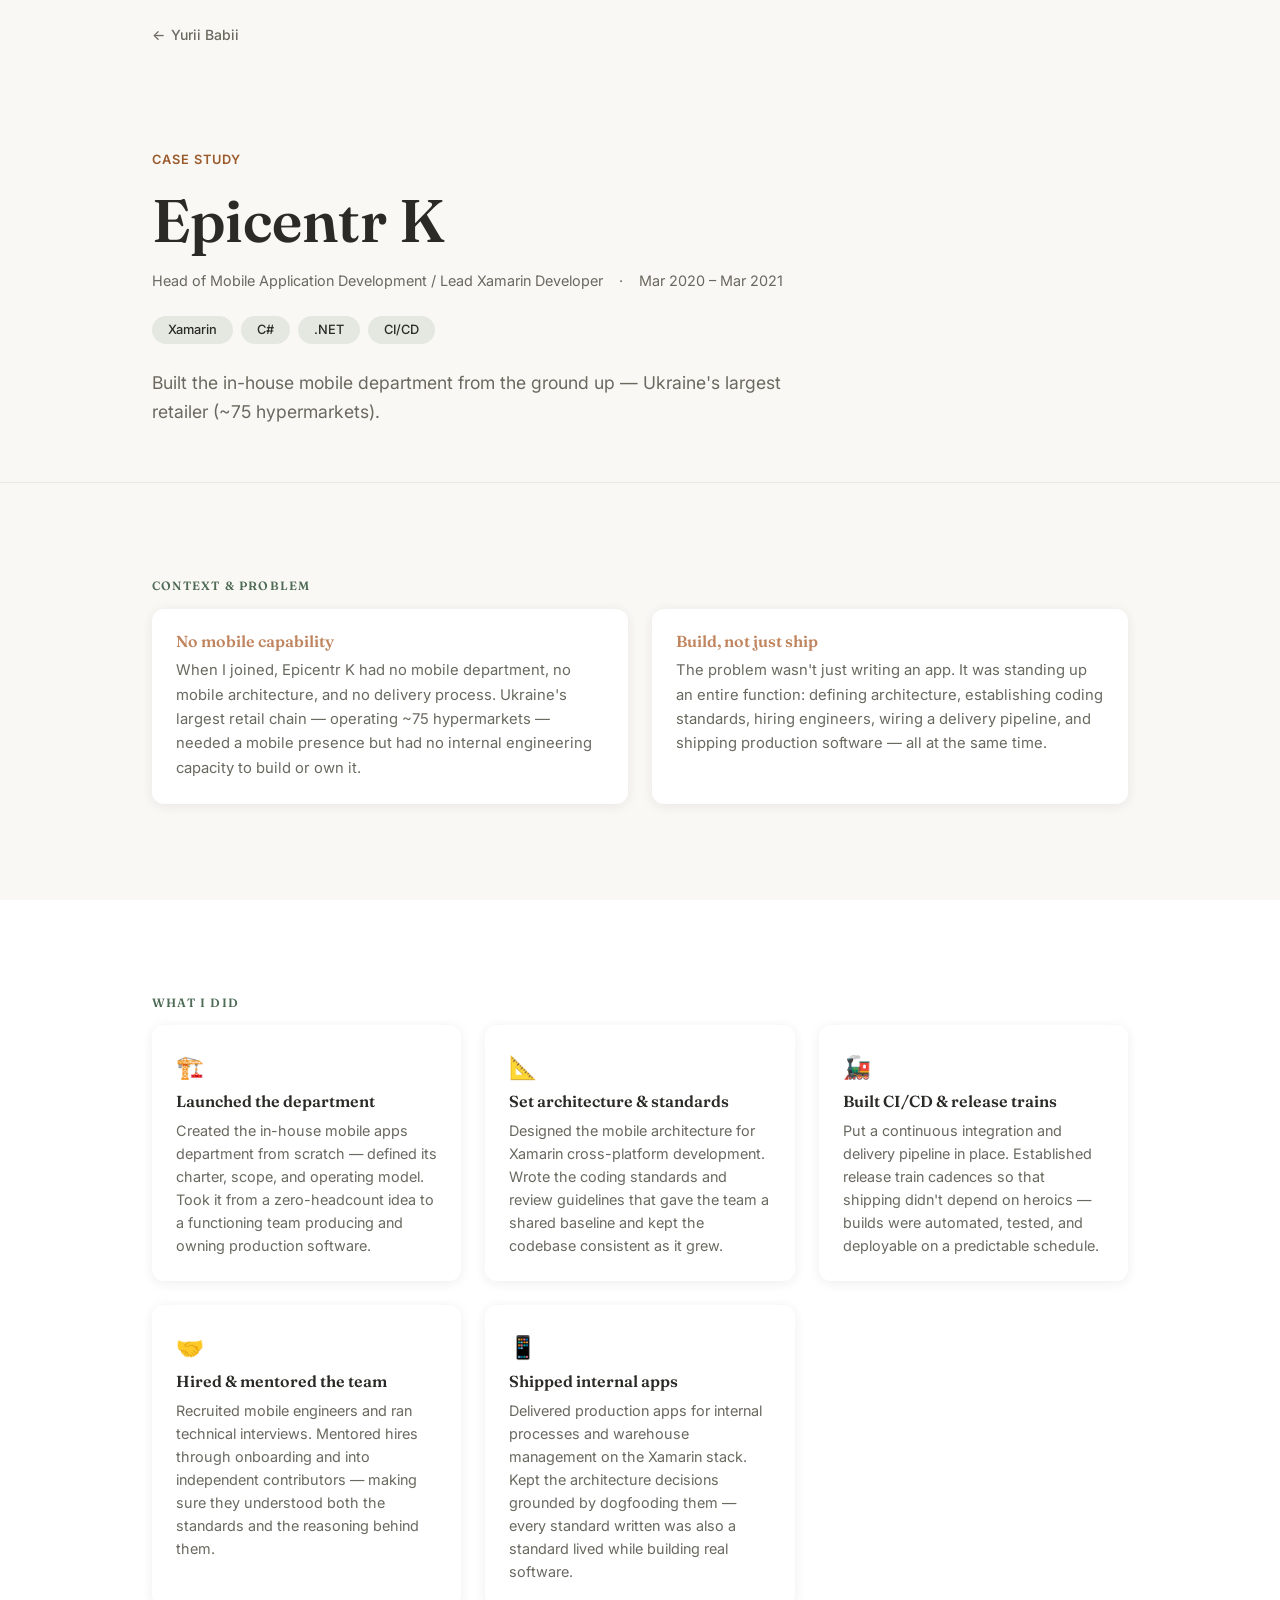
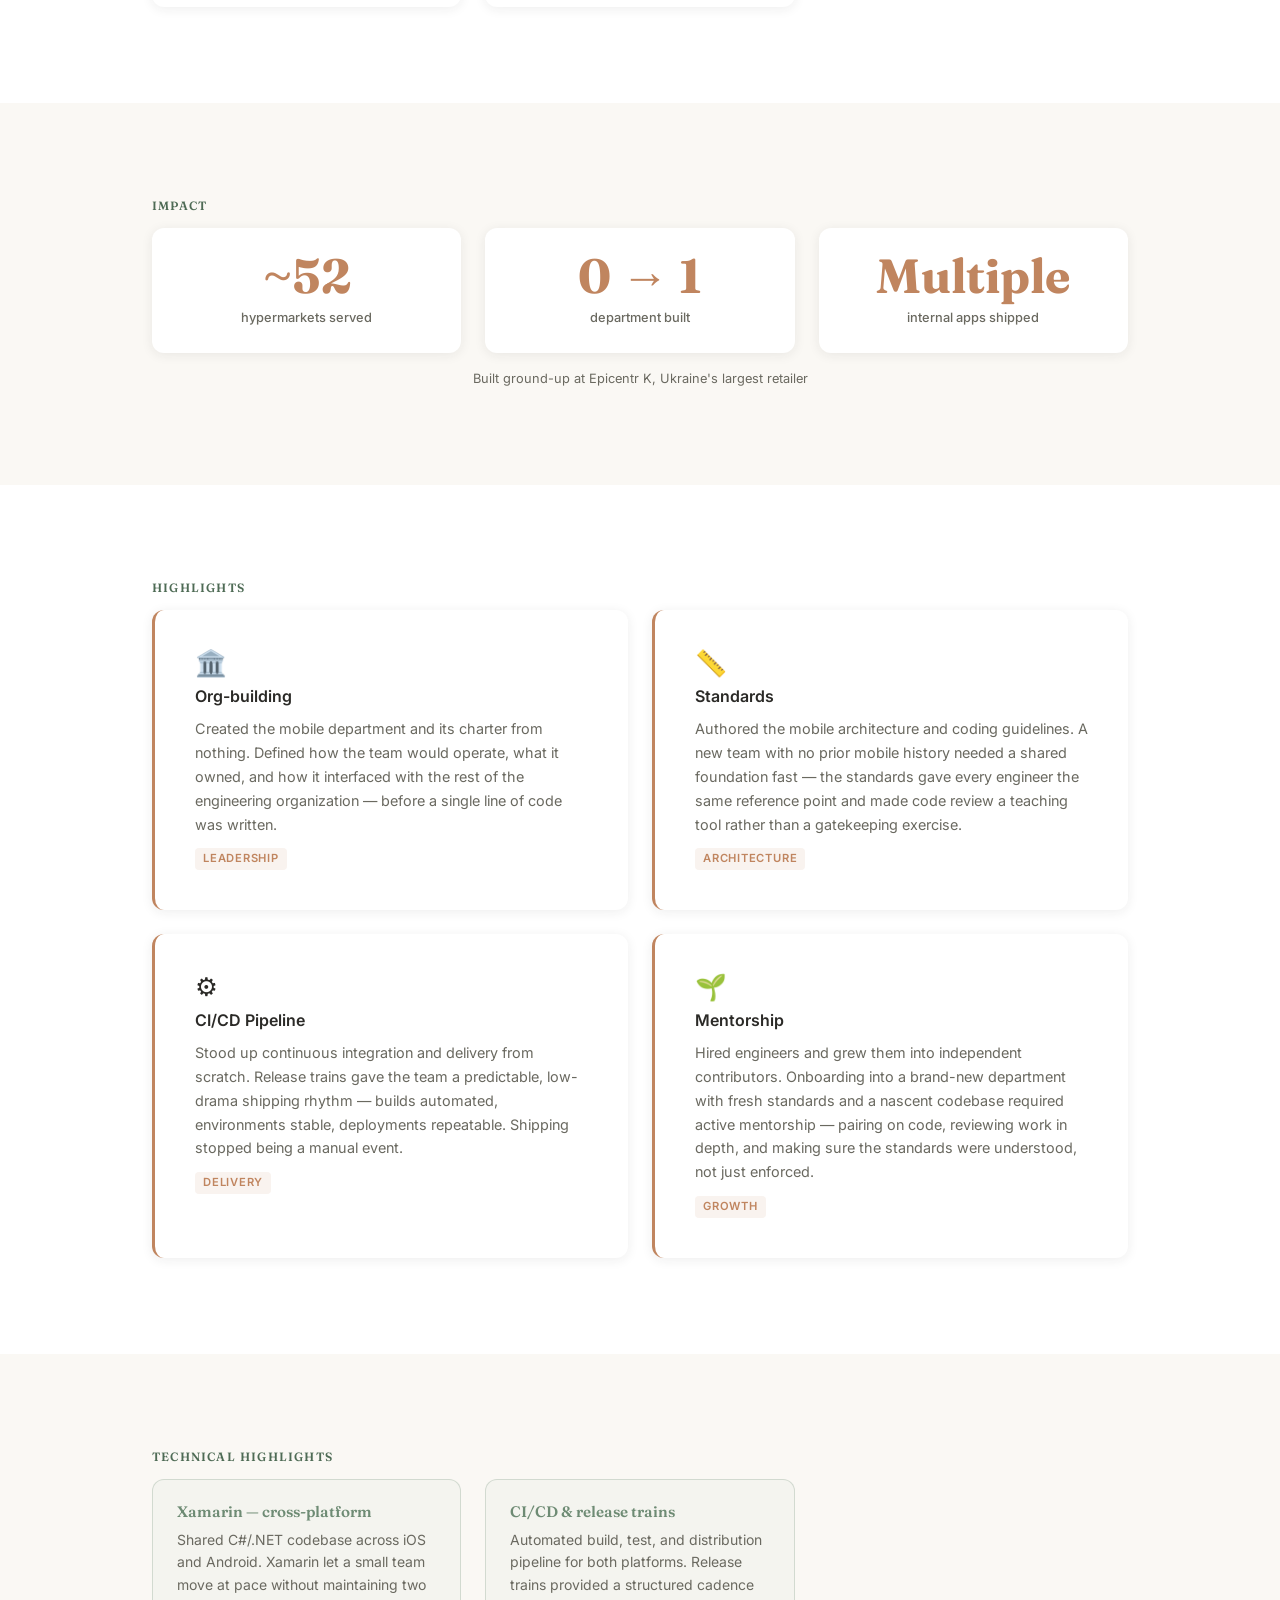
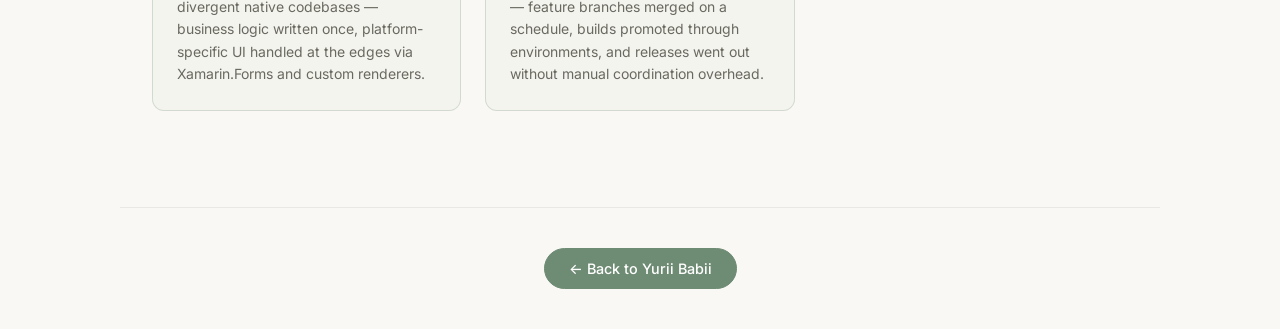
<file: case-studies/epicentr.html>
<!DOCTYPE html>
<html lang="en">
<head>
  <meta charset="UTF-8" />
  <meta name="viewport" content="width=device-width, initial-scale=1.0" />
  <title>Epicentr K — Case Study — Yurii Babii</title>
  <meta name="description" content="Head of Mobile Application Development at Epicentr K — built Ukraine's largest retailer's in-house mobile department from the ground up: architecture, standards, CI/CD, team." />

  <!-- Open Graph -->
  <meta property="og:title" content="Epicentr K — Case Study — Yurii Babii" />
  <meta property="og:description" content="Built the in-house mobile department from the ground up — Ukraine's largest retailer (~75 hypermarkets). Xamarin, C#, .NET, CI/CD." />
  <meta property="og:type" content="article" />
  <meta property="og:url" content="https://yuriibabii.github.io/case-studies/epicentr.html" />
  <meta property="og:image" content="https://yuriibabii.github.io/assets/og-image.png" />

  <!-- Favicon -->
  <link rel="icon" href="../assets/favicon.svg" type="image/svg+xml" />

  <!-- Fonts -->
  <link rel="preconnect" href="https://fonts.googleapis.com" />
  <link rel="preconnect" href="https://fonts.gstatic.com" crossorigin />
  <link rel="stylesheet" href="https://fonts.googleapis.com/css2?family=Fraunces:opsz,wght@9..144,400;9..144,600&family=Inter:wght@400;500;600&display=swap" />

  <!-- Shared styles -->
  <link rel="stylesheet" href="../css/style.css" />

  <style>
    /* ── Back link ─────────────────────────────────────── */
    .back-link {
      display: inline-flex;
      align-items: center;
      gap: 0.4rem;
      color: var(--muted);
      text-decoration: none;
      font-size: 0.875rem;
      font-weight: 500;
      padding-block: var(--s4);
      transition: color 0.2s;
    }
    .back-link:hover { color: var(--text); }
    .back-link::before { content: '←'; }

    /* ── Hero ──────────────────────────────────────────── */
    .cs-hero {
      padding-block: clamp(2.5rem, 7vw, 5rem) clamp(2rem, 5vw, 3.5rem);
      border-bottom: 1px solid color-mix(in srgb, var(--text) 8%, transparent);
    }

    .cs-hero__eyebrow {
      font-size: 0.8rem;
      font-weight: 600;
      letter-spacing: 0.08em;
      text-transform: uppercase;
      color: #9A5A2C;
      margin-bottom: var(--s3);
    }

    .cs-hero h1 {
      margin-bottom: var(--s3);
    }

    .cs-hero__meta {
      display: flex;
      flex-wrap: wrap;
      gap: var(--s3);
      align-items: center;
      margin-bottom: var(--s4);
      font-size: 0.9rem;
      color: var(--muted);
    }

    .cs-hero__meta span {
      display: inline-flex;
      align-items: center;
      gap: 0.3rem;
    }

    .cs-hero__chips {
      display: flex;
      flex-wrap: wrap;
      gap: var(--s2);
      margin-bottom: var(--s4);
    }

    .cs-hero__sub {
      font-size: 1.1rem;
      line-height: 1.65;
      color: var(--muted);
      max-width: 640px;
    }

    /* ── Section headings ──────────────────────────────── */
    .cs-section-label {
      font-size: 0.75rem;
      font-weight: 600;
      letter-spacing: 0.1em;
      text-transform: uppercase;
      color: #4E6B55;
      margin-bottom: var(--s3);
    }

    /* ── Context ───────────────────────────────────────── */
    .cs-context-grid {
      display: grid;
      grid-template-columns: 1fr 1fr;
      gap: var(--s4);
    }

    @media (max-width: 680px) {
      .cs-context-grid { grid-template-columns: 1fr; }
    }

    .cs-context-card {
      padding: var(--s4);
      border-radius: var(--r);
      background: #fff;
      box-shadow: var(--shadow);
    }

    .cs-context-card h3 {
      font-size: 1rem;
      margin-bottom: var(--s2);
      color: var(--clay);
    }

    .cs-context-card p {
      font-size: 0.925rem;
      color: var(--muted);
      line-height: 1.65;
    }

    /* ── What I did ────────────────────────────────────── */
    .cs-actions {
      display: grid;
      grid-template-columns: repeat(auto-fill, minmax(280px, 1fr));
      gap: var(--s4);
    }

    .cs-action-card {
      padding: var(--s4);
      border-radius: var(--r);
      background: #fff;
      box-shadow: var(--shadow);
    }

    .cs-action-card__icon {
      font-size: 1.4rem;
      margin-bottom: var(--s2);
    }

    .cs-action-card h3 {
      font-size: 1rem;
      margin-bottom: var(--s2);
    }

    .cs-action-card p {
      font-size: 0.9rem;
      color: var(--muted);
      line-height: 1.6;
    }

    /* ── Metrics grid ──────────────────────────────────── */
    .metrics-grid {
      display: grid;
      grid-template-columns: repeat(3, 1fr);
      gap: var(--s4);
    }

    @media (max-width: 800px) {
      .metrics-grid { grid-template-columns: repeat(2, 1fr); }
    }

    @media (max-width: 400px) {
      .metrics-grid { grid-template-columns: 1fr; }
    }

    .metric__label {
      font-size: 0.8rem;
      color: var(--muted);
      margin-top: var(--s2);
      font-weight: 500;
    }

    .metrics-caption {
      margin-top: var(--s3);
      font-size: 0.8rem;
      color: var(--muted);
      text-align: center;
    }

    /* ── Highlights callout grid ───────────────────────── */
    .highlights-grid {
      display: grid;
      grid-template-columns: repeat(2, 1fr);
      gap: var(--s4);
    }

    @media (max-width: 680px) {
      .highlights-grid { grid-template-columns: 1fr; }
    }

    .highlight-card {
      padding: var(--s5);
      border-radius: var(--r);
      background: #fff;
      box-shadow: var(--shadow);
      border-left: 3px solid var(--clay);
      display: flex;
      flex-direction: column;
      gap: var(--s2);
    }

    .highlight-card__icon {
      font-size: 1.6rem;
      line-height: 1;
    }

    .highlight-card__title {
      font-size: 1rem;
      font-weight: 600;
      color: var(--text);
    }

    .highlight-card__body {
      font-size: 0.9rem;
      color: var(--muted);
      line-height: 1.65;
    }

    .highlight-card__tag {
      display: inline-block;
      font-size: 0.7rem;
      font-weight: 600;
      letter-spacing: 0.07em;
      text-transform: uppercase;
      color: var(--clay);
      background: color-mix(in srgb, var(--clay) 10%, transparent);
      border-radius: 4px;
      padding: 2px 8px;
      margin-top: var(--s1);
      align-self: flex-start;
    }

    /* ── Tech stack callouts ───────────────────────────── */
    .tech-grid {
      display: grid;
      grid-template-columns: repeat(auto-fill, minmax(240px, 1fr));
      gap: var(--s4);
    }

    .tech-card {
      padding: var(--s4);
      border-radius: var(--r);
      border: 1px solid color-mix(in srgb, var(--sage) 25%, transparent);
      background: color-mix(in srgb, var(--sage) 4%, var(--bg));
    }

    .tech-card h3 {
      font-size: 0.95rem;
      color: var(--sage);
      margin-bottom: var(--s2);
    }

    .tech-card p {
      font-size: 0.875rem;
      color: var(--muted);
      line-height: 1.6;
    }

    /* ── Footer ────────────────────────────────────────── */
    .cs-footer {
      border-top: 1px solid color-mix(in srgb, var(--text) 8%, transparent);
      padding-block: var(--s5);
      display: flex;
      align-items: center;
      justify-content: center;
    }
  </style>
</head>
<body>

  <!-- Back link -->
  <div class="container">
    <a class="back-link" href="../index.html">Yurii Babii</a>
  </div>

  <!-- ── Hero ──────────────────────────────────────────── -->
  <header class="cs-hero">
    <div class="container">
      <p class="cs-hero__eyebrow">Case Study</p>
      <h1>Epicentr K</h1>
      <div class="cs-hero__meta">
        <span>Head of Mobile Application Development / Lead Xamarin Developer</span>
        <span>·</span>
        <span>Mar 2020 – Mar 2021</span>
      </div>
      <div class="cs-hero__chips">
        <span class="chip">Xamarin</span>
        <span class="chip">C#</span>
        <span class="chip">.NET</span>
        <span class="chip">CI/CD</span>
      </div>
      <p class="cs-hero__sub">Built the in-house mobile department from the ground up — Ukraine's largest retailer (~75 hypermarkets).</p>
    </div>
  </header>

  <!-- ── Context / Problem ──────────────────────────────── -->
  <section class="section" id="sec-context">
    <div class="container">
      <h2 class="cs-section-label reveal">Context &amp; Problem</h2>
      <div class="cs-context-grid reveal">
        <div class="cs-context-card">
          <h3>No mobile capability</h3>
          <p>When I joined, Epicentr K had no mobile department, no mobile architecture, and no delivery process. Ukraine's largest retail chain — operating ~75 hypermarkets — needed a mobile presence but had no internal engineering capacity to build or own it.</p>
        </div>
        <div class="cs-context-card">
          <h3>Build, not just ship</h3>
          <p>The problem wasn't just writing an app. It was standing up an entire function: defining architecture, establishing coding standards, hiring engineers, wiring a delivery pipeline, and shipping production software — all at the same time.</p>
        </div>
      </div>
    </div>
  </section>

  <!-- ── What I Did ─────────────────────────────────────── -->
  <section class="section" id="sec-actions" style="background:#fff;">
    <div class="container">
      <h2 class="cs-section-label reveal">What I Did</h2>
      <div class="cs-actions">
        <div class="cs-action-card reveal">
          <div class="cs-action-card__icon">🏗️</div>
          <h3>Launched the department</h3>
          <p>Created the in-house mobile apps department from scratch — defined its charter, scope, and operating model. Took it from a zero-headcount idea to a functioning team producing and owning production software.</p>
        </div>
        <div class="cs-action-card reveal">
          <div class="cs-action-card__icon">📐</div>
          <h3>Set architecture &amp; standards</h3>
          <p>Designed the mobile architecture for Xamarin cross-platform development. Wrote the coding standards and review guidelines that gave the team a shared baseline and kept the codebase consistent as it grew.</p>
        </div>
        <div class="cs-action-card reveal">
          <div class="cs-action-card__icon">🚂</div>
          <h3>Built CI/CD &amp; release trains</h3>
          <p>Put a continuous integration and delivery pipeline in place. Established release train cadences so that shipping didn't depend on heroics — builds were automated, tested, and deployable on a predictable schedule.</p>
        </div>
        <div class="cs-action-card reveal">
          <div class="cs-action-card__icon">🤝</div>
          <h3>Hired &amp; mentored the team</h3>
          <p>Recruited mobile engineers and ran technical interviews. Mentored hires through onboarding and into independent contributors — making sure they understood both the standards and the reasoning behind them.</p>
        </div>
        <div class="cs-action-card reveal">
          <div class="cs-action-card__icon">📱</div>
          <h3>Shipped internal apps</h3>
          <p>Delivered production apps for internal processes and warehouse management on the Xamarin stack. Kept the architecture decisions grounded by dogfooding them — every standard written was also a standard lived while building real software.</p>
        </div>
      </div>
    </div>
  </section>

  <!-- ── Impact ─────────────────────────────────────────── -->
  <section class="section" id="sec-impact">
    <div class="container">
      <h2 class="cs-section-label reveal">Impact</h2>
      <div class="metrics-grid reveal">
        <div class="metric">
          <span class="metric__num" data-count="75" data-prefix="~"></span>
          <span class="metric__label">hypermarkets served</span>
        </div>
        <div class="metric">
          <span class="metric__num">0 → 1</span>
          <span class="metric__label">department built</span>
        </div>
        <div class="metric">
          <span class="metric__num">Multiple</span>
          <span class="metric__label">internal apps shipped</span>
        </div>
      </div>
      <p class="metrics-caption">Built ground-up at Epicentr K, Ukraine's largest retailer</p>
    </div>
  </section>

  <!-- ── Highlights ─────────────────────────────────────── -->
  <section class="section" id="sec-highlights" style="background:#fff;">
    <div class="container">
      <h2 class="cs-section-label reveal">Highlights</h2>
      <div class="highlights-grid reveal">
        <div class="highlight-card">
          <div class="highlight-card__icon">🏛️</div>
          <div class="highlight-card__title">Org-building</div>
          <div class="highlight-card__body">Created the mobile department and its charter from nothing. Defined how the team would operate, what it owned, and how it interfaced with the rest of the engineering organization — before a single line of code was written.</div>
          <span class="highlight-card__tag">Leadership</span>
        </div>
        <div class="highlight-card">
          <div class="highlight-card__icon">📏</div>
          <div class="highlight-card__title">Standards</div>
          <div class="highlight-card__body">Authored the mobile architecture and coding guidelines. A new team with no prior mobile history needed a shared foundation fast — the standards gave every engineer the same reference point and made code review a teaching tool rather than a gatekeeping exercise.</div>
          <span class="highlight-card__tag">Architecture</span>
        </div>
        <div class="highlight-card">
          <div class="highlight-card__icon">⚙️</div>
          <div class="highlight-card__title">CI/CD Pipeline</div>
          <div class="highlight-card__body">Stood up continuous integration and delivery from scratch. Release trains gave the team a predictable, low-drama shipping rhythm — builds automated, environments stable, deployments repeatable. Shipping stopped being a manual event.</div>
          <span class="highlight-card__tag">Delivery</span>
        </div>
        <div class="highlight-card">
          <div class="highlight-card__icon">🌱</div>
          <div class="highlight-card__title">Mentorship</div>
          <div class="highlight-card__body">Hired engineers and grew them into independent contributors. Onboarding into a brand-new department with fresh standards and a nascent codebase required active mentorship — pairing on code, reviewing work in depth, and making sure the standards were understood, not just enforced.</div>
          <span class="highlight-card__tag">Growth</span>
        </div>
      </div>
    </div>
  </section>

  <!-- ── Tech callouts ──────────────────────────────────── -->
  <section class="section" id="sec-tech">
    <div class="container">
      <h2 class="cs-section-label reveal">Technical Highlights</h2>
      <div class="tech-grid reveal">
        <div class="tech-card">
          <h3>Xamarin — cross-platform</h3>
          <p>Shared C#/.NET codebase across iOS and Android. Xamarin let a small team move at pace without maintaining two divergent native codebases — business logic written once, platform-specific UI handled at the edges via Xamarin.Forms and custom renderers.</p>
        </div>
        <div class="tech-card">
          <h3>CI/CD &amp; release trains</h3>
          <p>Automated build, test, and distribution pipeline for both platforms. Release trains provided a structured cadence — feature branches merged on a schedule, builds promoted through environments, and releases went out without manual coordination overhead.</p>
        </div>
      </div>
    </div>
  </section>

  <!-- ── Footer / back link ────────────────────────────── -->
  <footer class="cs-footer container" id="sec-footer">
    <a class="btn btn-primary" href="../index.html">← Back to Yurii Babii</a>
  </footer>

  <!-- JS -->
  <script src="../js/main.js"></script>

</body>
</html>
</file>
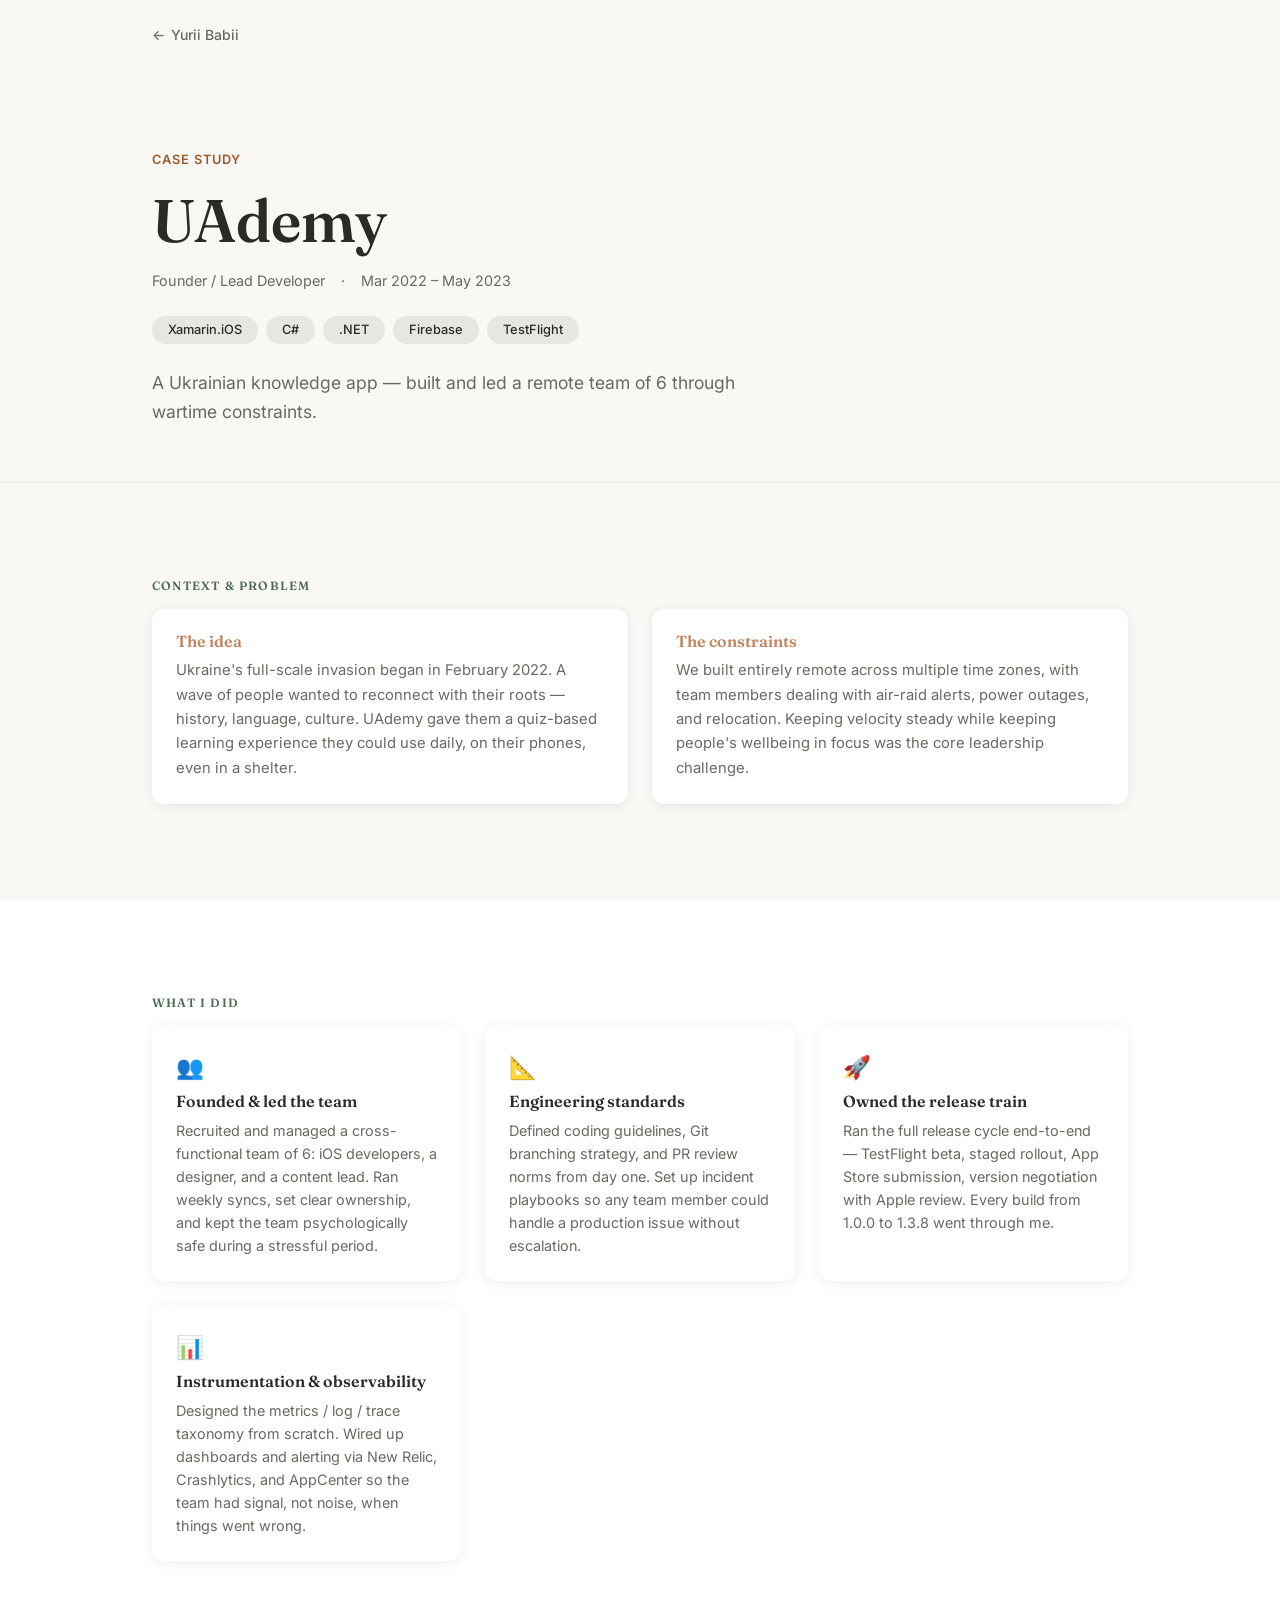
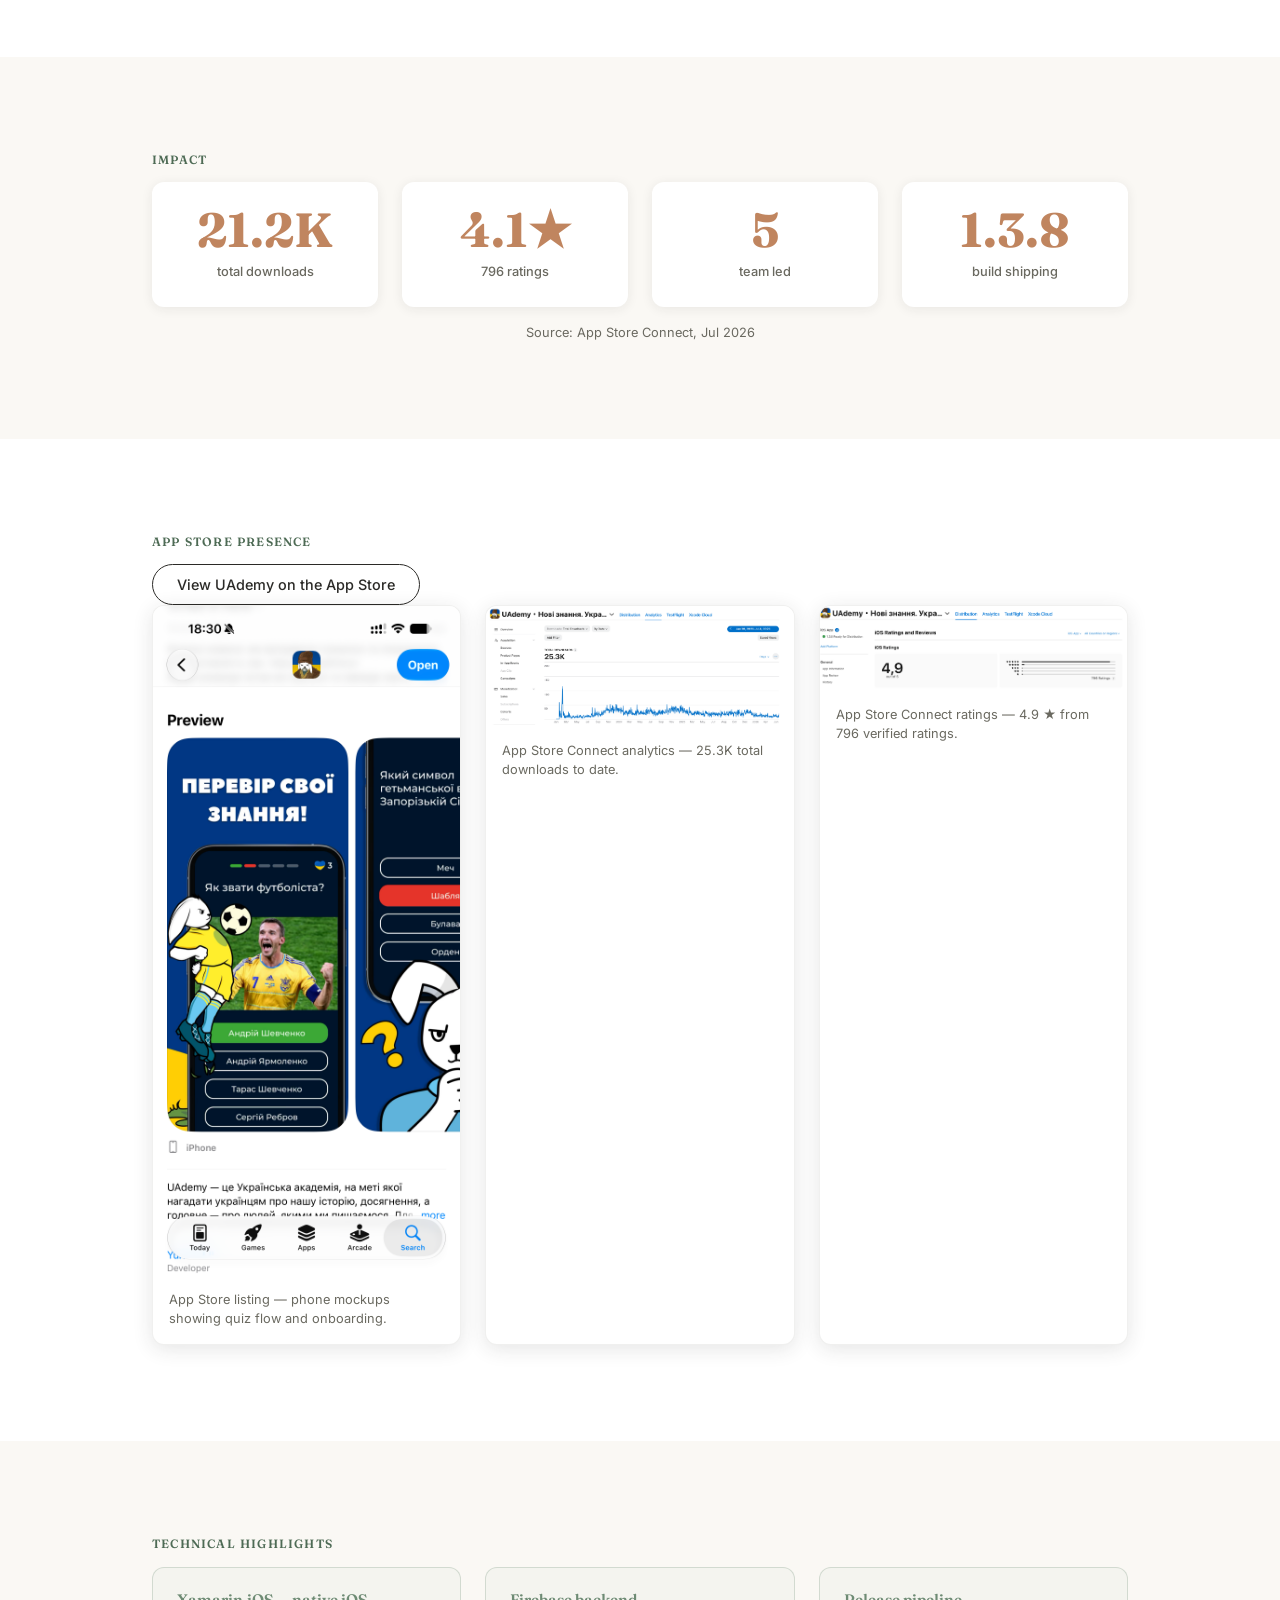
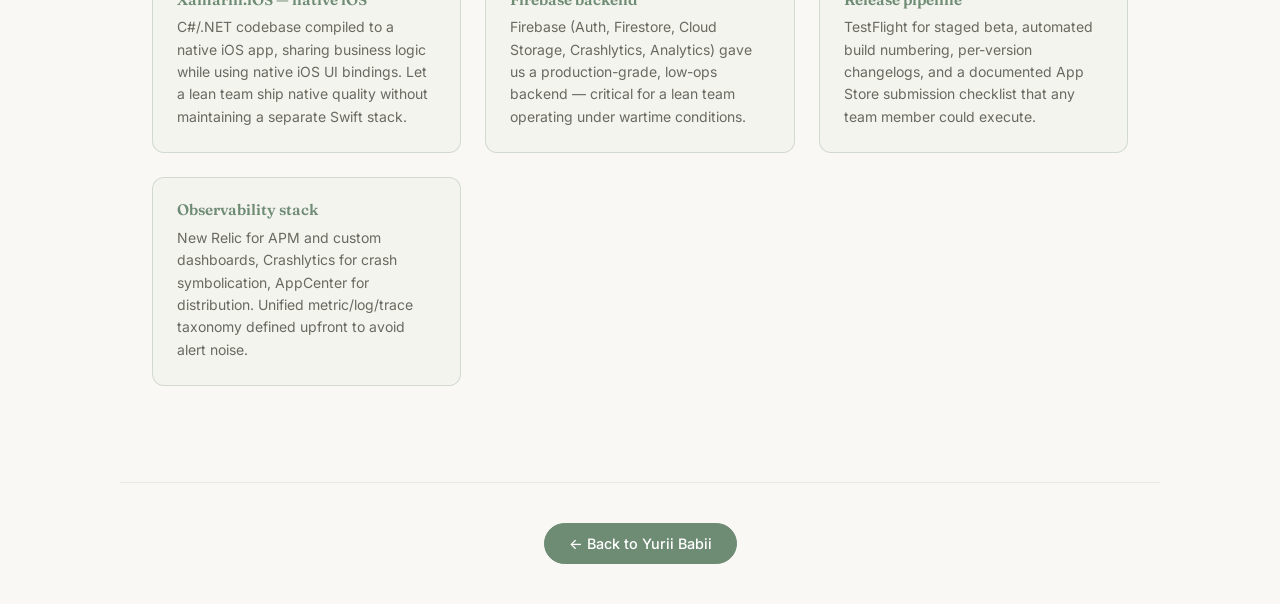
<file: case-studies/uademy.html>
<!DOCTYPE html>
<html lang="en">
<head>
  <meta charset="UTF-8" />
  <meta name="viewport" content="width=device-width, initial-scale=1.0" />
  <title>UAdemy — Case Study — Yurii Babii</title>
  <meta name="description" content="How I founded and led a remote team of 6 to build UAdemy — a Ukrainian history and culture quiz app — from zero to 25 K+ downloads and 4.9 stars through wartime constraints." />

  <!-- Open Graph -->
  <meta property="og:title" content="UAdemy — Case Study — Yurii Babii" />
  <meta property="og:description" content="Founded and led a remote team of 6 to ship a Ukrainian quiz iOS app — 25.3 K downloads, 4.9 ★ from 796 ratings." />
  <meta property="og:type" content="article" />
  <meta property="og:url" content="https://yuriibabii.github.io/case-studies/uademy.html" />
  <meta property="og:image" content="https://yuriibabii.github.io/assets/og-image.png" />

  <!-- Favicon -->
  <link rel="icon" href="../assets/favicon.svg" type="image/svg+xml" />

  <!-- Fonts -->
  <link rel="preconnect" href="https://fonts.googleapis.com" />
  <link rel="preconnect" href="https://fonts.gstatic.com" crossorigin />
  <link rel="stylesheet" href="https://fonts.googleapis.com/css2?family=Fraunces:opsz,wght@9..144,400;9..144,600&family=Inter:wght@400;500;600&display=swap" />

  <!-- Shared styles -->
  <link rel="stylesheet" href="../css/style.css" />

  <style>
    /* ── Back link ─────────────────────────────────────── */
    .back-link {
      display: inline-flex;
      align-items: center;
      gap: 0.4rem;
      color: var(--muted);
      text-decoration: none;
      font-size: 0.875rem;
      font-weight: 500;
      padding-block: var(--s4);
      transition: color 0.2s;
    }
    .back-link:hover { color: var(--text); }
    .back-link::before { content: '←'; }

    /* ── Hero ──────────────────────────────────────────── */
    .cs-hero {
      padding-block: clamp(2.5rem, 7vw, 5rem) clamp(2rem, 5vw, 3.5rem);
      border-bottom: 1px solid color-mix(in srgb, var(--text) 8%, transparent);
    }

    .cs-hero__eyebrow {
      font-size: 0.8rem;
      font-weight: 600;
      letter-spacing: 0.08em;
      text-transform: uppercase;
      color: #9A5A2C;
      margin-bottom: var(--s3);
    }

    .cs-hero h1 {
      margin-bottom: var(--s3);
    }

    .cs-hero__meta {
      display: flex;
      flex-wrap: wrap;
      gap: var(--s3);
      align-items: center;
      margin-bottom: var(--s4);
      font-size: 0.9rem;
      color: var(--muted);
    }

    .cs-hero__meta span {
      display: inline-flex;
      align-items: center;
      gap: 0.3rem;
    }

    .cs-hero__chips {
      display: flex;
      flex-wrap: wrap;
      gap: var(--s2);
      margin-bottom: var(--s4);
    }

    .cs-hero__sub {
      font-size: 1.1rem;
      line-height: 1.65;
      color: var(--muted);
      max-width: 640px;
    }

    /* ── Section headings ──────────────────────────────── */
    .cs-section-label {
      font-size: 0.75rem;
      font-weight: 600;
      letter-spacing: 0.1em;
      text-transform: uppercase;
      color: #4E6B55;
      margin-bottom: var(--s3);
    }

    /* ── Context ───────────────────────────────────────── */
    .cs-context-grid {
      display: grid;
      grid-template-columns: 1fr 1fr;
      gap: var(--s4);
    }

    @media (max-width: 680px) {
      .cs-context-grid { grid-template-columns: 1fr; }
    }

    .cs-context-card {
      padding: var(--s4);
      border-radius: var(--r);
      background: #fff;
      box-shadow: var(--shadow);
    }

    .cs-context-card h3 {
      font-size: 1rem;
      margin-bottom: var(--s2);
      color: var(--clay);
    }

    .cs-context-card p {
      font-size: 0.925rem;
      color: var(--muted);
      line-height: 1.65;
    }

    /* ── What I did ────────────────────────────────────── */
    .cs-actions {
      display: grid;
      grid-template-columns: repeat(auto-fill, minmax(280px, 1fr));
      gap: var(--s4);
    }

    .cs-action-card {
      padding: var(--s4);
      border-radius: var(--r);
      background: #fff;
      box-shadow: var(--shadow);
    }

    .cs-action-card__icon {
      font-size: 1.4rem;
      margin-bottom: var(--s2);
    }

    .cs-action-card h3 {
      font-size: 1rem;
      margin-bottom: var(--s2);
    }

    .cs-action-card p {
      font-size: 0.9rem;
      color: var(--muted);
      line-height: 1.6;
    }

    /* ── Metrics grid ──────────────────────────────────── */
    .metrics-grid {
      display: grid;
      grid-template-columns: repeat(4, 1fr);
      gap: var(--s4);
    }

    @media (max-width: 800px) {
      .metrics-grid { grid-template-columns: repeat(2, 1fr); }
    }

    @media (max-width: 400px) {
      .metrics-grid { grid-template-columns: 1fr; }
    }

    .metric__label {
      font-size: 0.8rem;
      color: var(--muted);
      margin-top: var(--s2);
      font-weight: 500;
    }

    .metrics-caption {
      margin-top: var(--s3);
      font-size: 0.8rem;
      color: var(--muted);
      text-align: center;
    }

    /* ── Screenshots ───────────────────────────────────── */
    .screenshots-grid {
      display: grid;
      grid-template-columns: repeat(3, 1fr);
      gap: var(--s4);
    }

    @media (max-width: 760px) {
      .screenshots-grid { grid-template-columns: 1fr; }
    }

    .screenshot-frame {
      border-radius: var(--r);
      overflow: hidden;
      background: #fff;
      box-shadow: 0 4px 20px rgba(43, 42, 39, 0.12);
      border: 1px solid color-mix(in srgb, var(--text) 7%, transparent);
    }

    .screenshot-frame img {
      display: block;
      width: 100%;
      max-width: 100%;
      height: auto;
    }

    .screenshot-caption {
      padding: var(--s3) var(--s3) var(--s3);
      font-size: 0.8rem;
      color: var(--muted);
      line-height: 1.5;
    }

    /* ── Tech stack callouts ───────────────────────────── */
    .tech-grid {
      display: grid;
      grid-template-columns: repeat(auto-fill, minmax(240px, 1fr));
      gap: var(--s4);
    }

    .tech-card {
      padding: var(--s4);
      border-radius: var(--r);
      border: 1px solid color-mix(in srgb, var(--sage) 25%, transparent);
      background: color-mix(in srgb, var(--sage) 4%, var(--bg));
    }

    .tech-card h3 {
      font-size: 0.95rem;
      color: var(--sage);
      margin-bottom: var(--s2);
    }

    .tech-card p {
      font-size: 0.875rem;
      color: var(--muted);
      line-height: 1.6;
    }

    /* ── Footer ────────────────────────────────────────── */
    .cs-footer {
      border-top: 1px solid color-mix(in srgb, var(--text) 8%, transparent);
      padding-block: var(--s5);
      display: flex;
      align-items: center;
      justify-content: center;
    }
  </style>
</head>
<body>

  <!-- Back link -->
  <div class="container">
    <a class="back-link" href="../index.html">Yurii Babii</a>
  </div>

  <!-- ── Hero ──────────────────────────────────────────── -->
  <header class="cs-hero">
    <div class="container">
      <p class="cs-hero__eyebrow">Case Study</p>
      <h1>UAdemy</h1>
      <div class="cs-hero__meta">
        <span>Founder / Lead Developer</span>
        <span>·</span>
        <span>Mar 2022 – May 2023</span>
      </div>
      <div class="cs-hero__chips">
        <span class="chip">Xamarin.iOS</span>
        <span class="chip">C#</span>
        <span class="chip">.NET</span>
        <span class="chip">Firebase</span>
        <span class="chip">TestFlight</span>
      </div>
      <p class="cs-hero__sub">A Ukrainian knowledge app — built and led a remote team of 6 through wartime constraints.</p>
    </div>
  </header>

  <!-- ── Context / Problem ──────────────────────────────── -->
  <section class="section" id="sec-context">
    <div class="container">
      <h2 class="cs-section-label reveal">Context &amp; Problem</h2>
      <div class="cs-context-grid reveal">
        <div class="cs-context-card">
          <h3>The idea</h3>
          <p>Ukraine's full-scale invasion began in February 2022. A wave of people wanted to reconnect with their roots — history, language, culture. UAdemy gave them a quiz-based learning experience they could use daily, on their phones, even in a shelter.</p>
        </div>
        <div class="cs-context-card">
          <h3>The constraints</h3>
          <p>We built entirely remote across multiple time zones, with team members dealing with air-raid alerts, power outages, and relocation. Keeping velocity steady while keeping people's wellbeing in focus was the core leadership challenge.</p>
        </div>
      </div>
    </div>
  </section>

  <!-- ── What I Did ─────────────────────────────────────── -->
  <section class="section" id="sec-actions" style="background:#fff;">
    <div class="container">
      <h2 class="cs-section-label reveal">What I Did</h2>
      <div class="cs-actions">
        <div class="cs-action-card reveal">
          <div class="cs-action-card__icon">👥</div>
          <h3>Founded &amp; led the team</h3>
          <p>Recruited and managed a cross-functional team of 6: iOS developers, a designer, and a content lead. Ran weekly syncs, set clear ownership, and kept the team psychologically safe during a stressful period.</p>
        </div>
        <div class="cs-action-card reveal">
          <div class="cs-action-card__icon">📐</div>
          <h3>Engineering standards</h3>
          <p>Defined coding guidelines, Git branching strategy, and PR review norms from day one. Set up incident playbooks so any team member could handle a production issue without escalation.</p>
        </div>
        <div class="cs-action-card reveal">
          <div class="cs-action-card__icon">🚀</div>
          <h3>Owned the release train</h3>
          <p>Ran the full release cycle end-to-end — TestFlight beta, staged rollout, App Store submission, version negotiation with Apple review. Every build from 1.0.0 to 1.3.8 went through me.</p>
        </div>
        <div class="cs-action-card reveal">
          <div class="cs-action-card__icon">📊</div>
          <h3>Instrumentation &amp; observability</h3>
          <p>Designed the metrics / log / trace taxonomy from scratch. Wired up dashboards and alerting via New Relic, Crashlytics, and AppCenter so the team had signal, not noise, when things went wrong.</p>
        </div>
      </div>
    </div>
  </section>

  <!-- ── Impact ─────────────────────────────────────────── -->
  <section class="section" id="sec-impact">
    <div class="container">
      <h2 class="cs-section-label reveal">Impact</h2>
      <div class="metrics-grid reveal">
        <div class="metric">
          <span class="metric__num" data-count="25.3" data-suffix="K" data-float="true"></span>
          <span class="metric__label">total downloads</span>
        </div>
        <div class="metric">
          <span class="metric__num" data-count="4.9" data-suffix="★" data-float="true"></span>
          <span class="metric__label">796 ratings</span>
        </div>
        <div class="metric">
          <span class="metric__num" data-count="6"></span>
          <span class="metric__label">team led</span>
        </div>
        <div class="metric">
          <span class="metric__num">1.3.8</span>
          <span class="metric__label">build shipping</span>
        </div>
      </div>
      <p class="metrics-caption">Source: App Store Connect, Jul 2026</p>
    </div>
  </section>

  <!-- ── Screenshots ────────────────────────────────────── -->
  <section class="section" id="sec-screenshots" style="background:#fff;">
    <div class="container">
      <h2 class="cs-section-label reveal">App Store Presence</h2>
      <p class="reveal"><a href="https://apps.apple.com/ua/app/%D1%81%D0%BB%D0%BE%D0%B2%D0%B0-%D1%83%D0%BA%D1%80%D0%B0%D1%97%D0%BD%D1%81%D1%8C%D0%BA%D0%BE%D1%8E-word-ukraine/id6443761076?uo=4" class="btn" target="_blank" rel="noopener">View UAdemy on the App Store</a></p>
      <div class="screenshots-grid reveal">
        <figure class="screenshot-frame">
          <img
            src="../assets/img/uademy/appstore-preview.png"
            alt="UAdemy App Store listing showing Ukrainian quiz app with phone mockups"
            loading="lazy"
          />
          <figcaption class="screenshot-caption">App Store listing — phone mockups showing quiz flow and onboarding.</figcaption>
        </figure>
        <figure class="screenshot-frame">
          <img
            src="../assets/img/uademy/analytics-25k.png"
            alt="App Store Connect downloads chart showing 25.3K total downloads"
            loading="lazy"
          />
          <figcaption class="screenshot-caption">App Store Connect analytics — 25.3K total downloads to date.</figcaption>
        </figure>
        <figure class="screenshot-frame">
          <img
            src="../assets/img/uademy/ratings-49.png"
            alt="App Store Connect ratings panel showing 4.9 out of 5 from 796 ratings"
            loading="lazy"
          />
          <figcaption class="screenshot-caption">App Store Connect ratings — 4.9 ★ from 796 verified ratings.</figcaption>
        </figure>
      </div>
    </div>
  </section>

  <!-- ── Tech callouts ──────────────────────────────────── -->
  <section class="section" id="sec-tech">
    <div class="container">
      <h2 class="cs-section-label reveal">Technical Highlights</h2>
      <div class="tech-grid reveal">
        <div class="tech-card">
          <h3>Xamarin.iOS — native iOS</h3>
          <p>C#/.NET codebase compiled to a native iOS app, sharing business logic while using native iOS UI bindings. Let a lean team ship native quality without maintaining a separate Swift stack.</p>
        </div>
        <div class="tech-card">
          <h3>Firebase backend</h3>
          <p>Firebase (Auth, Firestore, Cloud Storage, Crashlytics, Analytics) gave us a production-grade, low-ops backend — critical for a lean team operating under wartime conditions.</p>
        </div>
        <div class="tech-card">
          <h3>Release pipeline</h3>
          <p>TestFlight for staged beta, automated build numbering, per-version changelogs, and a documented App Store submission checklist that any team member could execute.</p>
        </div>
        <div class="tech-card">
          <h3>Observability stack</h3>
          <p>New Relic for APM and custom dashboards, Crashlytics for crash symbolication, AppCenter for distribution. Unified metric/log/trace taxonomy defined upfront to avoid alert noise.</p>
        </div>
      </div>
    </div>
  </section>

  <!-- ── Footer / back link ────────────────────────────── -->
  <footer class="cs-footer container" id="sec-footer">
    <a class="btn btn-primary" href="../index.html">← Back to Yurii Babii</a>
  </footer>

  <!-- JS -->
  <script src="../js/main.js"></script>

</body>
</html>
</file>
<file: css/style.css>
/* ============================================================
   Design system — calm/warm palette, Fraunces + Inter
   ============================================================ */

/* 1. Custom properties */
:root {
  --bg:     #FAF8F4;
  --text:   #2B2A27;
  --sage:   #6E8B74;
  --clay:   #C0855F;
  --muted:  #6A6960;
  --maxw:   1040px;

  /* Spacing scale */
  --s1: 0.25rem;
  --s2: 0.5rem;
  --s3: 1rem;
  --s4: 1.5rem;
  --s5: 2.5rem;
  --s6: 4rem;

  /* Radius & shadow */
  --r:      0.75rem;
  --shadow: 0 2px 12px rgba(43, 42, 39, 0.08);
}

/* 2. Reset */
*, *::before, *::after {
  box-sizing: border-box;
  margin: 0;
}

html {
  scroll-behavior: smooth;
}

body {
  background: var(--bg);
  color: var(--text);
  font-family: Inter, system-ui, sans-serif;
  line-height: 1.6;
}

/* 3. Headings */
h1, h2, h3, h4, h5, h6 {
  font-family: 'Fraunces', Georgia, serif;
  line-height: 1.1;
  font-weight: 600;
}

h1 {
  font-size: clamp(2rem, 5vw + 1rem, 3.75rem);
}

h2 {
  font-size: clamp(1.5rem, 3vw + 0.75rem, 2.5rem);
}

h3 {
  font-size: 1.25rem;
}

/* 4. Container */
.container {
  max-width: var(--maxw, 1040px);
  margin-inline: auto;
  padding-inline: clamp(1rem, 4vw, 2rem);
}

/* 5. Section */
.section {
  padding-block: clamp(3rem, 8vw, 6rem);
}

/* 6. Buttons */
.btn {
  display: inline-flex;
  align-items: center;
  gap: var(--s2);
  padding: var(--s2) var(--s4);
  border-radius: 999px;
  border: 1.5px solid var(--text);
  background: transparent;
  color: var(--text);
  font-family: Inter, system-ui, sans-serif;
  font-size: 0.9rem;
  font-weight: 500;
  cursor: pointer;
  text-decoration: none;
  transition: opacity 0.2s, transform 0.2s;
}

.btn:hover {
  opacity: 0.75;
  transform: translateY(-1px);
}

.btn-primary {
  background: var(--sage);
  border-color: var(--sage);
  color: #fff;
}

.btn-primary:hover {
  opacity: 0.85;
  transform: translateY(-1px);
}

/* 7. Chip */
.chip {
  display: inline-block;
  padding: var(--s1) var(--s3);
  border-radius: 999px;
  background: color-mix(in srgb, var(--sage) 15%, var(--bg));
  color: var(--text);
  font-size: 0.8rem;
  font-weight: 500;
  white-space: nowrap;
}

/* 8. Card */
.card {
  border-radius: var(--r);
  background: #fff;
  box-shadow: var(--shadow);
  padding: var(--s4);
  transition: transform 0.25s, box-shadow 0.25s;
}

.card:hover {
  transform: translateY(-3px);
  box-shadow: 0 6px 24px rgba(43, 42, 39, 0.12);
}

a.card {
  text-decoration: none;
  color: inherit;
}

/* 9. Metric */
.metric {
  display: grid;
  place-items: center;
  text-align: center;
  padding: var(--s4);
  border-radius: var(--r);
  background: #fff;
  box-shadow: var(--shadow);
}

.metric__num {
  font-family: 'Fraunces', Georgia, serif;
  font-size: clamp(2rem, 4vw, 3rem);
  font-weight: 700;
  line-height: 1;
  color: var(--clay);
}

/* 10. Timeline */
.timeline {
  position: relative;
  padding-left: var(--s5);
}

.timeline::before {
  content: '';
  position: absolute;
  left: calc(var(--s3) - 0.5px);
  top: 0;
  bottom: 0;
  width: 1px;
  background: color-mix(in srgb, var(--sage) 40%, var(--bg));
}

.timeline__item {
  position: relative;
  padding-bottom: var(--s5);
}

.timeline__item:last-child {
  padding-bottom: 0;
}

.timeline__item::before {
  content: '';
  position: absolute;
  left: calc(-1 * var(--s5) + var(--s3) - 5px);
  top: 0.35em;
  width: 10px;
  height: 10px;
  border-radius: 50%;
  background: var(--sage);
  border: 2px solid var(--bg);
  box-shadow: 0 0 0 1.5px var(--sage);
}

/* 11. Reveal animation */
.reveal {
  opacity: 0;
  transform: translateY(16px);
  transition: opacity 0.6s, transform 0.6s;
}

.reveal.is-visible {
  opacity: 1;
  transform: none;
}

/* 12. Reduced motion */
@media (prefers-reduced-motion: reduce) {
  .reveal {
    opacity: 1;
    transform: none;
    transition: none;
  }

  html {
    scroll-behavior: auto;
  }
}

/* 13. Responsive — grids collapse to 1 col under 640px */
@media (max-width: 640px) {
  .metric,
  [class*="grid"] {
    grid-template-columns: 1fr !important;
  }
}
</file>
